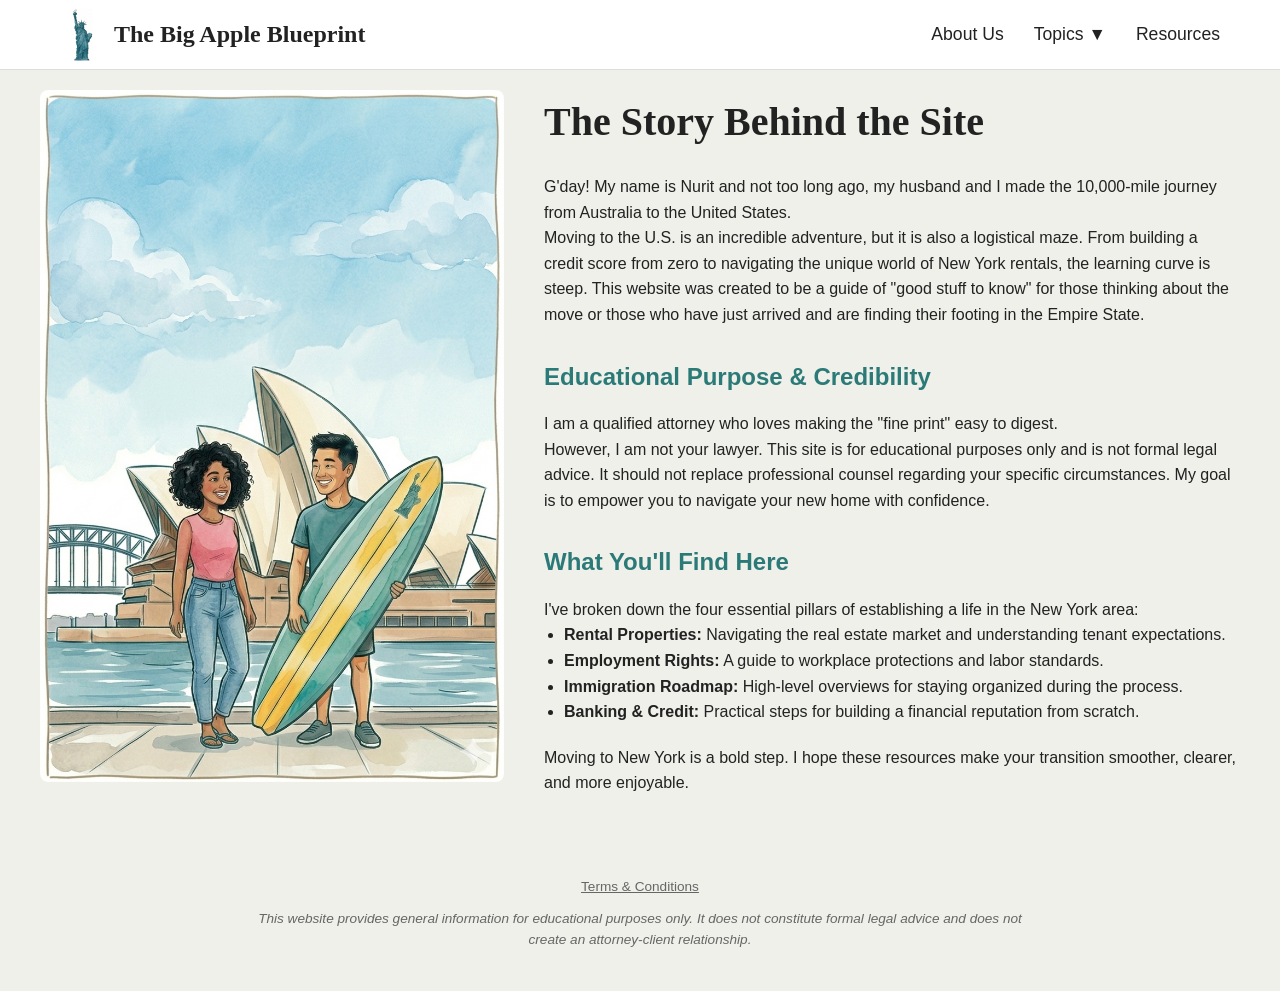
<file: about.html>
<!DOCTYPE html>
<html lang="en">
<head>
    <meta charset="UTF-8">
    <meta name="viewport" content="width=device-width, initial-scale=1.0">
    <title>The Big Apple Blueprint - About Us</title>
    <link rel="stylesheet" href="css/style.css">
</head>
<body>
    <header class="site-header">
        <div class="container header-inner">
            <a href="index.html" class="logo">
                <img src="img/Home Page/icon.png" alt="Logo" class="logo-img">
                The Big Apple Blueprint
            </a>
            <button class="menu-toggle" aria-label="Toggle Menu">
                <span></span>
                <span></span>
                <span></span>
            </button>
            <nav class="main-nav">
                <ul class="nav-links">
                    <li><a href="about.html">About Us</a></li>
                    <li class="dropdown">
                        <a href="#" class="dropdown-toggle" aria-haspopup="true">Topics <span class="arrow">▼</span></a>
                        <ul class="dropdown-menu">
                            <li class="dropdown-submenu">
                                <a href="property.html">Property <span class="arrow">▶</span></a>
                                <ul class="dropdown-menu">
                                    <li><a href="property-step1.html">Step 1: Budget & Prep</a></li>
                                    <li><a href="property-step2.html">Step 2: Broker Fees</a></li>
                                    <li><a href="property-step3.html">Step 3: The Search</a></li>
                                    <li><a href="property-step4.html">Step 4: The Application</a></li>
                                    <li><a href="property-step5.html">Step 5: The Lease</a></li>
                                    <li><a href="property-step6.html">Step 6: Move In</a></li>
                                </ul>
                            </li>
                            <li><a href="banking.html">Banking</a></li>
                            <li><a href="employment.html">Work</a></li>
                            <li><a href="immigration.html">Immigration</a></li>
                        </ul>
                    </li>
                    <li><a href="resources.html">Resources</a></li>
                </ul>
            </nav>
        </div>
    </header>

    <main class="main-content container about-page">
        <div class="about-grid">
            <div class="about-image">
                <img src="img/About us/about-us.png" alt="Couple by Sydney Opera House" class="responsive-rounded-img">
            </div>
            <div class="about-text">
                <h1>The Story Behind the Site</h1>
                <p>G'day! My name is Nurit and not too long ago, my husband and I made the 10,000-mile journey from Australia to the United States.</p>
                <p>Moving to the U.S. is an incredible adventure, but it is also a logistical maze. From building a credit score from zero to navigating the unique world of New York rentals, the learning curve is steep. This website was created to be a guide of "good stuff to know" for those thinking about the move or those who have just arrived and are finding their footing in the Empire State.</p>
                
                <h2>Educational Purpose & Credibility</h2>
                <p>I am a qualified attorney who loves making the "fine print" easy to digest.</p>
                <p>However, I am not your lawyer. This site is for educational purposes only and is not formal legal advice. It should not replace professional counsel regarding your specific circumstances. My goal is to empower you to navigate your new home with confidence.</p>
                
                <h2>What You'll Find Here</h2>
                <p>I've broken down the four essential pillars of establishing a life in the New York area:</p>
                <ul>
                    <li><strong>Rental Properties:</strong> Navigating the real estate market and understanding tenant expectations.</li>
                    <li><strong>Employment Rights:</strong> A guide to workplace protections and labor standards.</li>
                    <li><strong>Immigration Roadmap:</strong> High-level overviews for staying organized during the process.</li>
                    <li><strong>Banking & Credit:</strong> Practical steps for building a financial reputation from scratch.</li>
                </ul>
                <p>Moving to New York is a bold step. I hope these resources make your transition smoother, clearer, and more enjoyable.</p>
            </div>
        </div>
    </main>

    <footer class="site-footer">
        <div class="container">
            <p><a href="#">Terms & Conditions</a></p>
            <p class="disclaimer">This website provides general information for educational purposes only. It does not constitute formal legal advice and does not create an attorney-client relationship.</p>
        </div>
    </footer>

    <script src="js/main.js"></script>
</body>
</html>
</file>
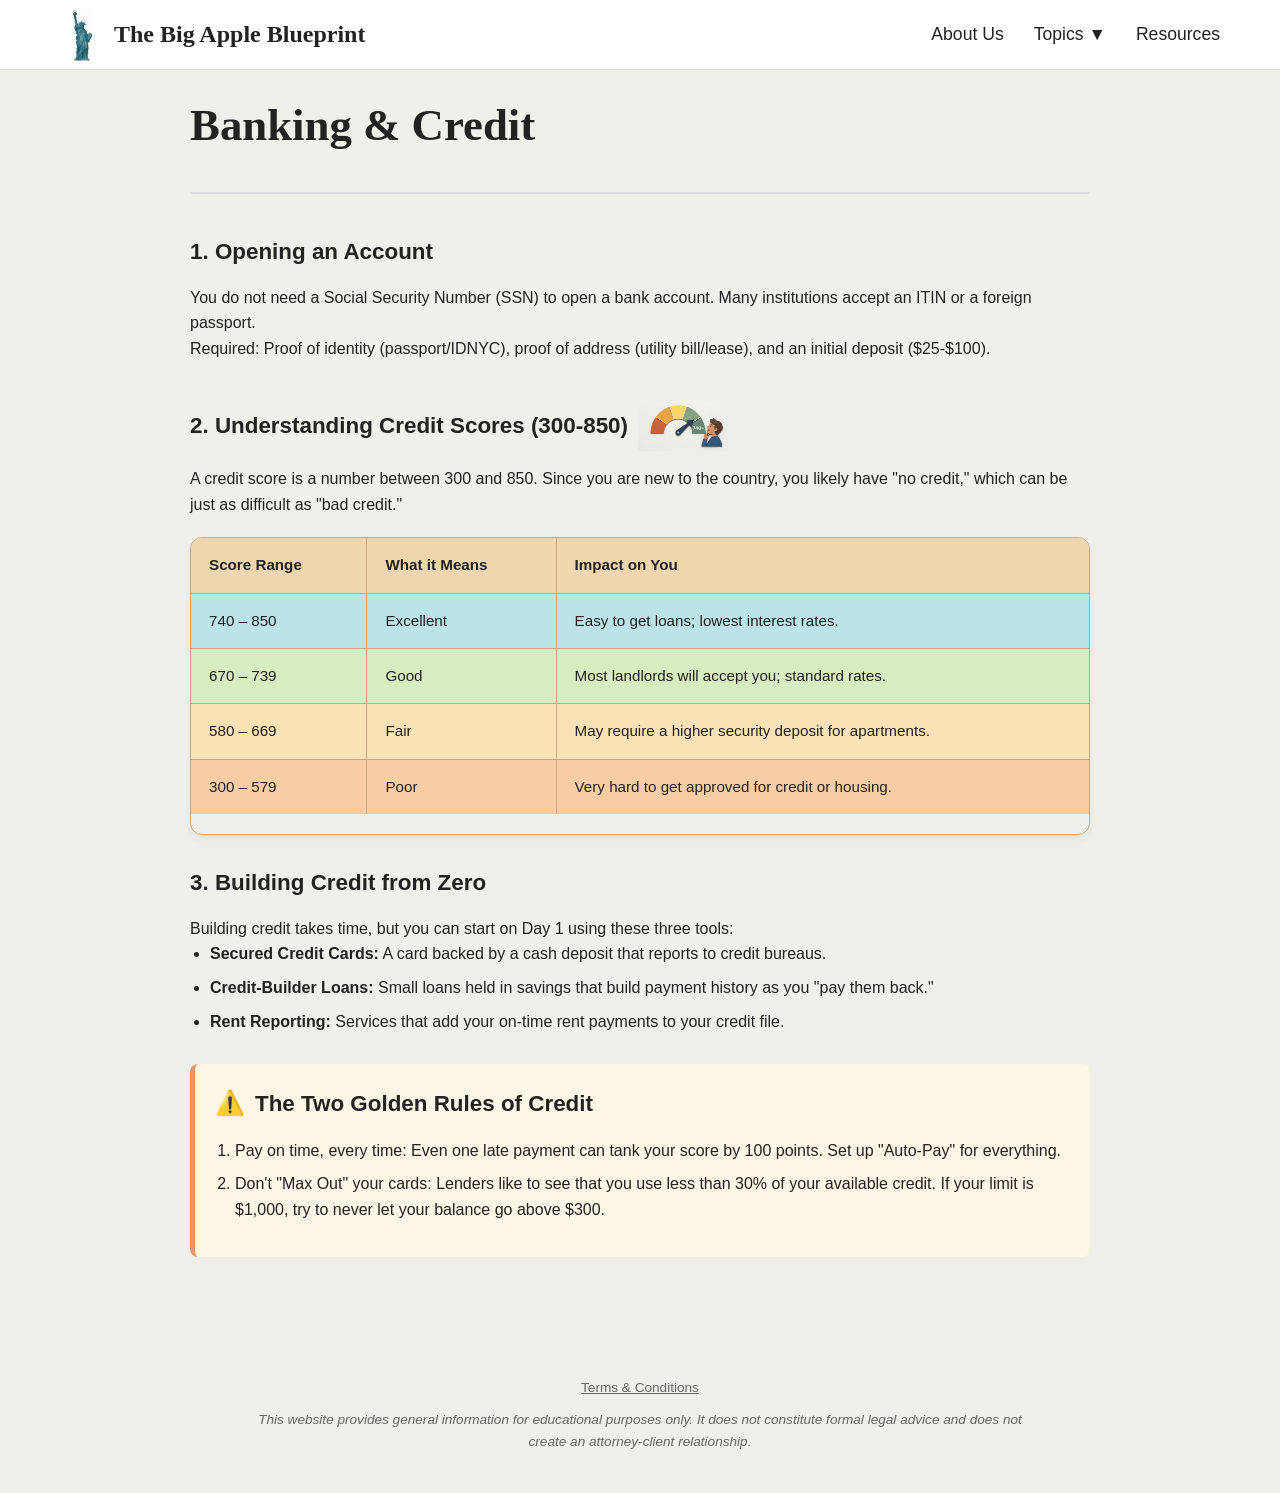
<file: banking.html>
<!DOCTYPE html>
<html lang="en">

<head>
    <meta charset="UTF-8">
    <meta name="viewport" content="width=device-width, initial-scale=1.0">
    <title>The Big Apple Blueprint - Banking & Credit</title>
    <link rel="stylesheet" href="css/style.css">
</head>

<body>
    <header class="site-header">
        <div class="container header-inner">
            <a href="index.html" class="logo">
                <img src="img/Home Page/icon.png" alt="Logo" class="logo-img">
                The Big Apple Blueprint
            </a>
            <button class="menu-toggle" aria-label="Toggle Menu">
                <span></span>
                <span></span>
                <span></span>
            </button>
            <nav class="main-nav">
                <ul class="nav-links">
                    <li><a href="about.html">About Us</a></li>
                    <li class="dropdown">
                        <a href="#" class="dropdown-toggle" aria-haspopup="true">Topics <span class="arrow">▼</span></a>
                        <ul class="dropdown-menu">
                            <li class="dropdown-submenu">
                                <a href="property.html">Property <span class="arrow">▶</span></a>
                                <ul class="dropdown-menu">
                                    <li><a href="property-step1.html">Step 1: Budget & Prep</a></li>
                                    <li><a href="property-step2.html">Step 2: Broker Fees</a></li>
                                    <li><a href="property-step3.html">Step 3: The Search</a></li>
                                    <li><a href="property-step4.html">Step 4: The Application</a></li>
                                    <li><a href="property-step5.html">Step 5: The Lease</a></li>
                                    <li><a href="property-step6.html">Step 6: Move In</a></li>
                                </ul>
                            </li>
                            <li><a href="banking.html">Banking</a></li>
                            <li><a href="employment.html">Work</a></li>
                            <li><a href="immigration.html">Immigration</a></li>
                        </ul>
                    </li>
                    <li><a href="resources.html">Resources</a></li>
                </ul>
            </nav>
        </div>
    </header>

    <main class="main-content container standard-page">
        <div class="page-header">
            <h1>Banking & Credit</h1>
        </div>

        <section class="content-section">
            <h2>1. Opening an Account</h2>
            <p>You do not need a Social Security Number (SSN) to open a bank account. Many institutions accept an ITIN
                or a foreign passport.</p>
            <p>Required: Proof of identity (passport/IDNYC), proof of address (utility bill/lease), and an initial
                deposit ($25-$100).</p>
        </section>

        <section class="content-section mb-30">
            <h2 class="align-center" style="display: flex; gap: 10px;">
                2. Understanding Credit Scores (300-850)
                <img src="img/Banking/credit-score.png" alt="Credit Meter"
                    style="height: 50px; width: auto; object-fit: contain;">
            </h2>
            <p>A credit score is a number between 300 and 850. Since you are new to the country, you likely have
                "no credit," which can be just as difficult as "bad credit."</p>

            <div class="credit-table-wrapper w-100 mt-20">
                <table class="credit-table">
                    <thead>
                        <tr>
                            <th>Score Range</th>
                            <th>What it Means</th>
                            <th>Impact on You</th>
                        </tr>
                    </thead>
                    <tbody>
                        <tr class="row-excellent">
                            <td>740 – 850</td>
                            <td>Excellent</td>
                            <td>Easy to get loans; lowest interest rates.</td>
                        </tr>
                        <tr class="row-good">
                            <td>670 – 739</td>
                            <td>Good</td>
                            <td>Most landlords will accept you; standard rates.</td>
                        </tr>
                        <tr class="row-fair">
                            <td>580 – 669</td>
                            <td>Fair</td>
                            <td>May require a higher security deposit for apartments.</td>
                        </tr>
                        <tr class="row-poor">
                            <td>300 – 579</td>
                            <td>Poor</td>
                            <td>Very hard to get approved for credit or housing.</td>
                        </tr>
                    </tbody>
                </table>
            </div>
        </section>

        <section class="content-section mb-30">
            <h2>3. Building Credit from Zero</h2>
            <p>Building credit takes time, but you can start on Day 1 using these three tools:</p>
            <ul>
                <li><strong>Secured Credit Cards:</strong> A card backed by a cash deposit that reports to
                    credit bureaus.</li>
                <li><strong>Credit-Builder Loans:</strong> Small loans held in savings that build payment
                    history as you "pay them back."</li>
                <li><strong>Rent Reporting:</strong> Services that add your on-time rent payments to your credit
                    file.</li>
            </ul>
        </section>

        <section class="content-section highlight-box">
            <h2><span class="warning-icon">⚠️</span> The Two Golden Rules of Credit</h2>
            <ol>
                <li>Pay on time, every time: Even one late payment can tank your score by 100 points. Set up "Auto-Pay"
                    for everything.</li>
                <li>Don't "Max Out" your cards: Lenders like to see that you use less than 30% of your available credit.
                    If your limit is $1,000, try to never let your balance go above $300.</li>
            </ol>
        </section>
    </main>

    <footer class="site-footer">
        <div class="container">
            <p><a href="#">Terms & Conditions</a></p>
            <p class="disclaimer">This website provides general information for educational purposes only. It does not
                constitute formal legal advice and does not create an attorney-client relationship.</p>
        </div>
    </footer>

    <script src="js/main.js"></script>
</body>

</html>
</file>
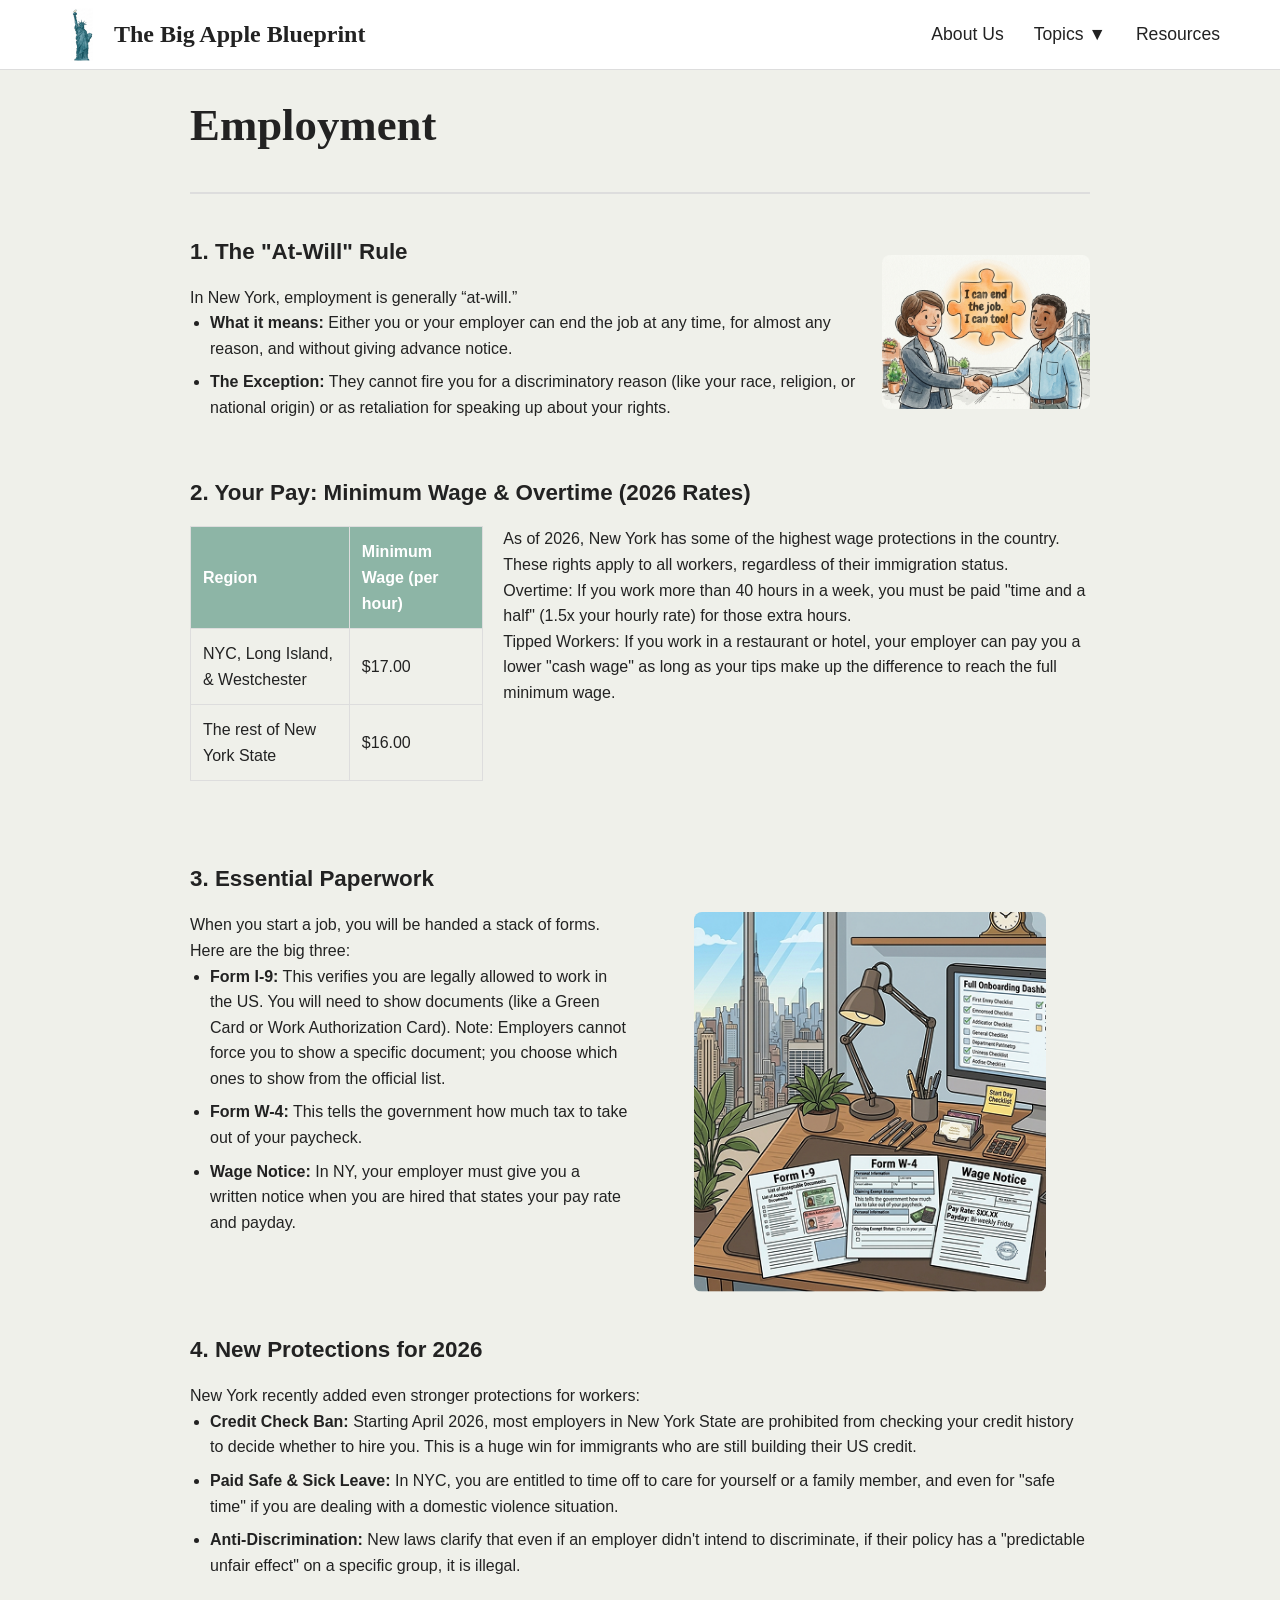
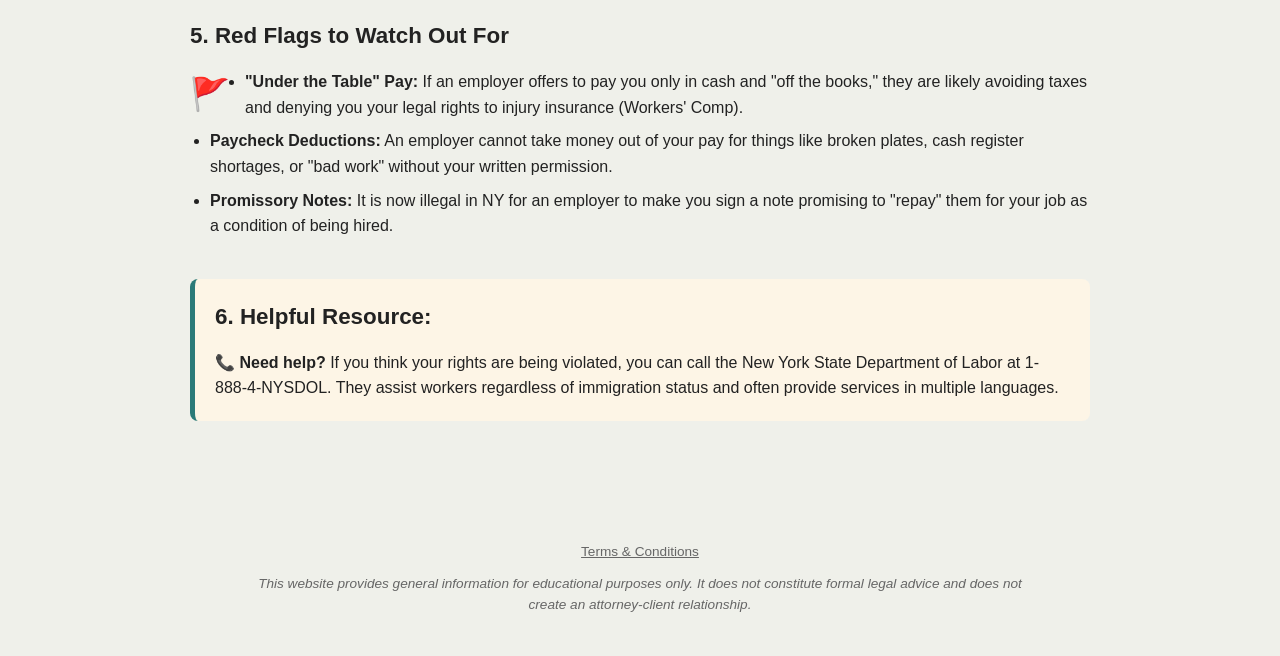
<file: employment.html>
<!DOCTYPE html>
<html lang="en">

<head>
    <meta charset="UTF-8">
    <meta name="viewport" content="width=device-width, initial-scale=1.0">
    <title>The Big Apple Blueprint - Employment</title>
    <link rel="stylesheet" href="css/style.css">
</head>

<body>
    <header class="site-header">
        <div class="container header-inner">
            <a href="index.html" class="logo">
                <img src="img/Home Page/icon.png" alt="Logo" class="logo-img">
                The Big Apple Blueprint
            </a>
            <button class="menu-toggle" aria-label="Toggle Menu">
                <span></span>
                <span></span>
                <span></span>
            </button>
            <nav class="main-nav">
                <ul class="nav-links">
                    <li><a href="about.html">About Us</a></li>
                    <li class="dropdown">
                        <a href="#" class="dropdown-toggle" aria-haspopup="true">Topics <span class="arrow">▼</span></a>
                        <ul class="dropdown-menu">
                            <li class="dropdown-submenu">
                                <a href="property.html">Property <span class="arrow">▶</span></a>
                                <ul class="dropdown-menu">
                                    <li><a href="property-step1.html">Step 1: Budget & Prep</a></li>
                                    <li><a href="property-step2.html">Step 2: Broker Fees</a></li>
                                    <li><a href="property-step3.html">Step 3: The Search</a></li>
                                    <li><a href="property-step4.html">Step 4: The Application</a></li>
                                    <li><a href="property-step5.html">Step 5: The Lease</a></li>
                                    <li><a href="property-step6.html">Step 6: Move In</a></li>
                                </ul>
                            </li>
                            <li><a href="banking.html">Banking</a></li>
                            <li><a href="employment.html">Work</a></li>
                            <li><a href="immigration.html">Immigration</a></li>
                        </ul>
                    </li>
                    <li><a href="resources.html">Resources</a></li>
                </ul>
            </nav>
        </div>
    </header>

    <main class="main-content container standard-page">
        <div class="page-header">
            <h1>Employment</h1>
        </div>

        <section class="content-section">
            <h2>1. The "At-Will" Rule</h2>
            <div class="content-with-image">
                <div class="text">
                    <p>In New York, employment is generally “at-will.”</p>
                    <ul>
                        <li><strong>What it means:</strong> Either you or your employer can end the job at any time, for
                            almost any reason, and without giving advance notice.</li>
                        <li><strong>The Exception:</strong> They cannot fire you for a discriminatory reason (like your
                            race, religion, or national origin) or as retaliation for speaking up about your rights.
                        </li>
                    </ul>
                </div>
                <div class="image">
                    <img src="img/Employment/handshake.png" alt="Handshake with a briefcase"
                        class="responsive-rounded-img max-w-350 pull-up-30">
                </div>
            </div>
        </section>

        <section class="content-section">
            <h2>2. Your Pay: Minimum Wage & Overtime (2026 Rates)</h2>
            <div class="content-with-image">
                <div class="text flex-1">
                    <div class="table-responsive">
                        <table>
                            <thead>
                                <tr>
                                    <th>Region</th>
                                    <th>Minimum Wage (per hour)</th>
                                </tr>
                            </thead>
                            <tbody>
                                <tr>
                                    <td>NYC, Long Island, & Westchester</td>
                                    <td>$17.00</td>
                                </tr>
                                <tr>
                                    <td>The rest of New York State</td>
                                    <td>$16.00</td>
                                </tr>
                            </tbody>
                        </table>
                    </div>
                </div>
                <div class="text flex-2">
                    <p>As of 2026, New York has some of the highest wage protections in the country. These rights apply
                        to all workers, regardless of their immigration status.</p>
                    <p>Overtime: If you work more than 40 hours in a week, you must be paid "time and a half" (1.5x your
                        hourly rate) for those extra hours.</p>
                    <p>Tipped Workers: If you work in a restaurant or hotel, your employer can pay you a lower "cash
                        wage" as long as your tips make up the difference to reach the full minimum wage.</p>
                </div>
            </div>
        </section>

        <section class="content-section">
            <h2>3. Essential Paperwork</h2>
            <div class="content-with-image">
                <div class="text flex-1">
                    <p>When you start a job, you will be handed a stack of forms. Here are the big three:</p>
                    <ul>
                        <li><strong>Form I-9:</strong> This verifies you are legally allowed to work in the US. You will
                            need to show documents (like a Green Card or Work Authorization Card). Note: Employers
                            cannot force you to show a specific document; you choose which ones to show from the
                            official list.</li>
                        <li><strong>Form W-4:</strong> This tells the government how much tax to take out of your
                            paycheck.</li>
                        <li><strong>Wage Notice:</strong> In NY, your employer must give you a written notice when you
                            are hired that states your pay rate and payday.</li>
                    </ul>
                </div>
                <div class="image flex-1 desk-image-container">
                    <img src="img/Employment/employment-form.png" alt="irs forms on a desk"
                        class="desk-img">
                </div>
            </div>
        </section>

        <section class="content-section">
            <h2>4. New Protections for 2026</h2>
            <p>New York recently added even stronger protections for workers:</p>
            <ul>
                <li><strong>Credit Check Ban:</strong> Starting April 2026, most employers in New York State are
                    prohibited from checking your credit history to decide whether to hire you. This is a huge win for
                    immigrants who are still building their US credit.</li>
                <li><strong>Paid Safe & Sick Leave:</strong> In NYC, you are entitled to time off to care for yourself
                    or a family member, and even for "safe time" if you are dealing with a domestic violence situation.
                </li>
                <li><strong>Anti-Discrimination:</strong> New laws clarify that even if an employer didn't intend to
                    discriminate, if their policy has a "predictable unfair effect" on a specific group, it is illegal.
                </li>
            </ul>
        </section>

        <section class="content-section">
            <h2>5. Red Flags to Watch Out For</h2>
            <div>
                <span class="red-flag-icon">🚩</span>
                <ul>
                    <li><strong>"Under the Table" Pay:</strong> If an employer offers to pay you only in cash and "off
                        the books," they are likely avoiding taxes and denying you your legal rights to injury insurance
                        (Workers' Comp).</li>
                    <li><strong>Paycheck Deductions:</strong> An employer cannot take money out of your pay for things
                        like broken plates, cash register shortages, or "bad work" without your written permission.</li>
                    <li><strong>Promissory Notes:</strong> It is now illegal in NY for an employer to make you sign a
                        note promising to "repay" them for your job as a condition of being hired.</li>
                </ul>
            </div>
        </section>

        <section class="content-section highlight-box border-primary">
            <h2>6. Helpful Resource:</h2>
            <p><strong>📞 Need help?</strong> If you think your rights are being violated, you can call the New York
                State Department of Labor at 1-888-4-NYSDOL. They assist workers regardless of immigration status and
                often provide services in multiple languages.</p>
        </section>
    </main>

    <footer class="site-footer">
        <div class="container">
            <p><a href="#">Terms & Conditions</a></p>
            <p class="disclaimer">This website provides general information for educational purposes only. It does not
                constitute formal legal advice and does not create an attorney-client relationship.</p>
        </div>
    </footer>

    <script src="js/main.js"></script>
</body>

</html>
</file>
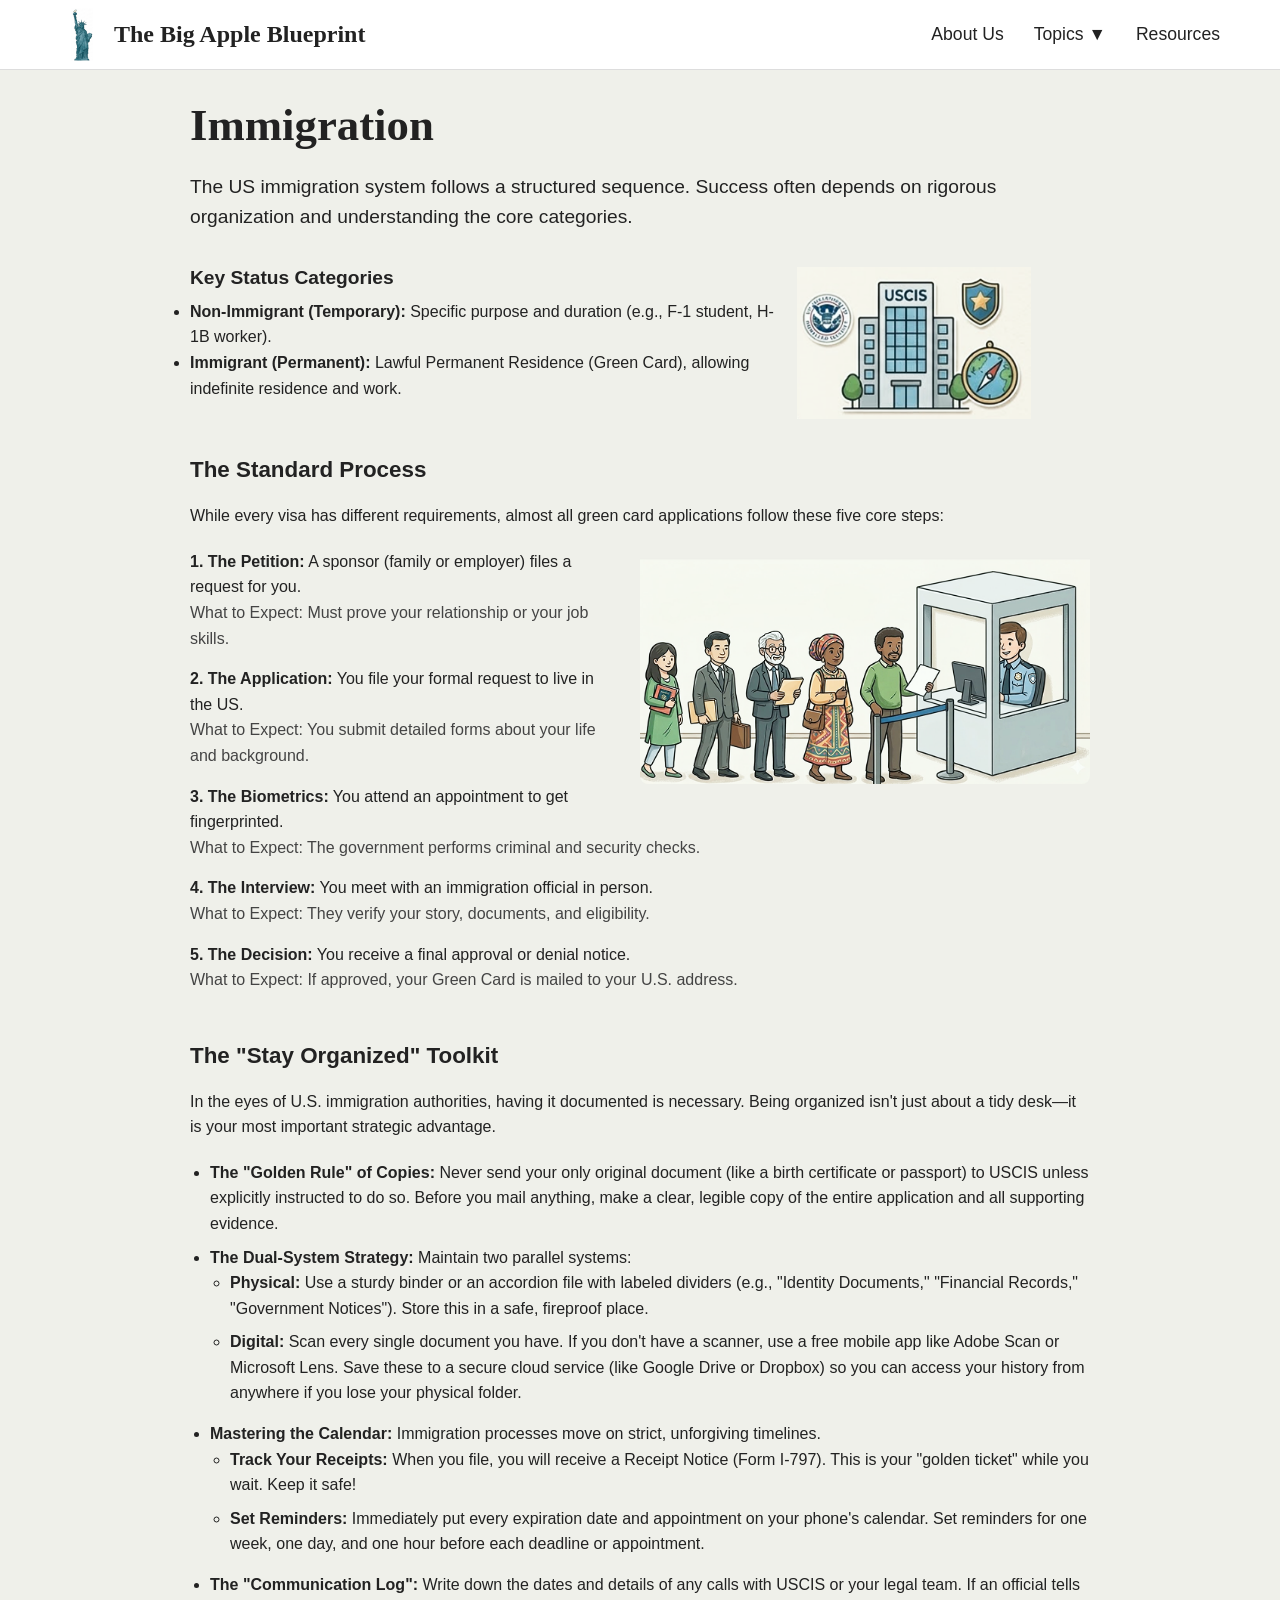
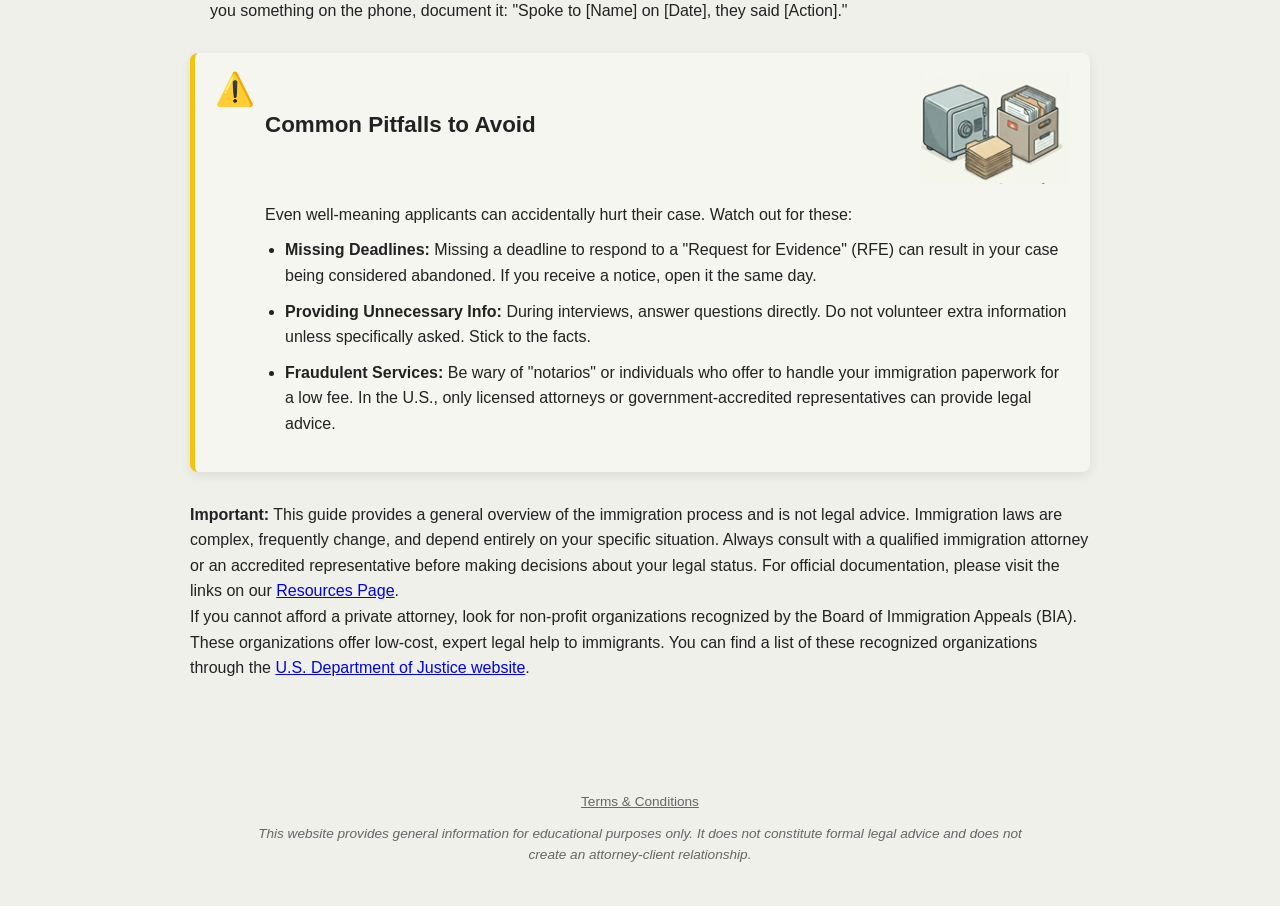
<file: immigration.html>
<!DOCTYPE html>
<html lang="en">

<head>
    <meta charset="UTF-8">
    <meta name="viewport" content="width=device-width, initial-scale=1.0">
    <title>The Big Apple Blueprint - Immigration</title>
    <link rel="stylesheet" href="css/style.css">
</head>

<body>
    <header class="site-header">
        <div class="container header-inner">
            <a href="index.html" class="logo">
                <img src="img/Home Page/icon.png" alt="Logo" class="logo-img">
                The Big Apple Blueprint
            </a>
            <button class="menu-toggle" aria-label="Toggle Menu">
                <span></span>
                <span></span>
                <span></span>
            </button>
            <nav class="main-nav">
                <ul class="nav-links">
                    <li><a href="about.html">About Us</a></li>
                    <li class="dropdown">
                        <a href="#" class="dropdown-toggle" aria-haspopup="true">Topics <span class="arrow">▼</span></a>
                        <ul class="dropdown-menu">
                            <li class="dropdown-submenu">
                                <a href="property.html">Property <span class="arrow">▶</span></a>
                                <ul class="dropdown-menu">
                                    <li><a href="property-step1.html">Step 1: Budget & Prep</a></li>
                                    <li><a href="property-step2.html">Step 2: Broker Fees</a></li>
                                    <li><a href="property-step3.html">Step 3: The Search</a></li>
                                    <li><a href="property-step4.html">Step 4: The Application</a></li>
                                    <li><a href="property-step5.html">Step 5: The Lease</a></li>
                                    <li><a href="property-step6.html">Step 6: Move In</a></li>
                                </ul>
                            </li>
                            <li><a href="banking.html">Banking</a></li>
                            <li><a href="employment.html">Work</a></li>
                            <li><a href="immigration.html">Immigration</a></li>
                        </ul>
                    </li>
                    <li><a href="resources.html">Resources</a></li>
                </ul>
            </nav>
        </div>
    </header>

    <main class="main-content container standard-page">
        <div class="page-header no-border compact">
            <h1>Immigration</h1>
        </div>

        <div class="mb-30">
            <p class="text-lg">The US immigration system follows a structured sequence. Success often depends on
                rigorous organization and understanding the core categories.</p>
        </div>

        <div class="content-with-image mb-30 align-stretch">
            <div class="text flex-2">
                <h2 class="section-subheading">Key Status Categories</h2>
                <ul class="mb-20">
                    <li><strong>Non-Immigrant (Temporary):</strong> Specific purpose and duration (e.g., F-1 student,
                        H-1B worker).</li>
                    <li><strong>Immigrant (Permanent):</strong> Lawful Permanent Residence (Green Card), allowing
                        indefinite residence and work.</li>
                </ul>
            </div>
            <div class="image flex-1">
                <img src="img/immi/immi-building.png" alt="USCIS building" class="immi-building-img">
            </div>
        </div>

        <section class="content-section mb-30">
            <h2>The Standard Process</h2>
            <p>While every visa has different requirements, almost all green card applications follow these five core
                steps:</p>

            <div class="mt-20 overflow-hidden">
                <img src="img/immi/immi-line.png" alt="People in line at immigration" class="immi-line-img">
                <div class="mb-15">
                    <strong>1. The Petition:</strong> A sponsor (family or employer) files a request for you.<br>
                    <span class="text-muted">What to Expect: Must prove your relationship or your job skills.</span>
                </div>
                <div class="mb-15">
                    <strong>2. The Application:</strong> You file your formal request to live in the US.<br>
                    <span class="text-muted">What to Expect: You submit detailed forms about your life and
                        background.</span>
                </div>
                <div class="mb-15">
                    <strong>3. The Biometrics:</strong> You attend an appointment to get fingerprinted.<br>
                    <span class="text-muted">What to Expect: The government performs criminal and security
                        checks.</span>
                </div>
                <div class="mb-15">
                    <strong>4. The Interview:</strong> You meet with an immigration official in person.<br>
                    <span class="text-muted">What to Expect: They verify your story, documents, and eligibility.</span>
                </div>
                <div class="mb-15">
                    <strong>5. The Decision:</strong> You receive a final approval or denial notice.<br>
                    <span class="text-muted">What to Expect: If approved, your Green Card is mailed to your U.S.
                        address.</span>
                </div>
            </div>
        </section>

        <section class="content-section mb-30">
            <h2>The "Stay Organized" Toolkit</h2>
            <p>In the eyes of U.S. immigration authorities, having it documented is necessary. Being organized isn't
                just about a tidy desk—it is your most important strategic advantage.</p>

            <ul class="mt-20">
                <li><strong>The "Golden Rule" of Copies:</strong> Never send your only original document (like a birth
                    certificate or passport) to USCIS unless explicitly instructed to do so. Before you mail anything,
                    make a clear, legible copy of the entire application and all supporting evidence.</li>
                <li class="mt-15"><strong>The Dual-System Strategy:</strong> Maintain two parallel systems:
                    <ul>
                        <li><strong>Physical:</strong> Use a sturdy binder or an accordion file with labeled dividers
                            (e.g., "Identity Documents," "Financial Records," "Government Notices"). Store this in a
                            safe, fireproof place.</li>
                        <li><strong>Digital:</strong> Scan every single document you have. If you don't have a scanner,
                            use a free mobile app like Adobe Scan or Microsoft Lens. Save these to a secure cloud
                            service (like Google Drive or Dropbox) so you can access your history from anywhere if you
                            lose your physical folder.</li>
                    </ul>
                </li>
                <li class="mt-15"><strong>Mastering the Calendar:</strong> Immigration processes move on strict,
                    unforgiving timelines.
                    <ul>
                        <li><strong>Track Your Receipts:</strong> When you file, you will receive a Receipt Notice (Form
                            I-797). This is your "golden ticket" while you wait. Keep it safe!</li>
                        <li><strong>Set Reminders:</strong> Immediately put every expiration date and appointment on
                            your phone's calendar. Set reminders for one week, one day, and one hour before each
                            deadline or appointment.</li>
                    </ul>
                </li>
                <li class="mt-15"><strong>The "Communication Log":</strong> Write down the dates and details of any
                    calls with USCIS or your legal team. If an official tells you something on the phone, document it:
                    "Spoke to [Name] on [Date], they said [Action]."</li>
            </ul>
        </section>

        <section class="content-section highlight-box warning pitfall-box mt-20 mb-30">
            <div class="warning-icon large">⚠️</div>
            <div class="w-100">
                <div class="content-with-image align-center mb-10">
                    <h2 class="m-0 border-none p-0 flex-1">Common Pitfalls to Avoid</h2>
                    <div class="image flex-1 text-right">
                        <img src="img/immi/immi-file.png" alt="Files and Safe" class="immi-file-img">
                    </div>
                </div>

                <p>Even well-meaning applicants can accidentally hurt their case. Watch out for these:</p>
                <ul>
                    <li class="mt-10"><strong>Missing Deadlines:</strong> Missing a deadline to respond to a "Request
                        for Evidence" (RFE) can result in your case being considered abandoned. If you receive a notice,
                        open it the same day.</li>
                    <li class="mt-10"><strong>Providing Unnecessary Info:</strong> During interviews, answer questions
                        directly. Do not volunteer extra information unless specifically asked. Stick to the facts.</li>
                    <li class="mt-10"><strong>Fraudulent Services:</strong> Be wary of "notarios" or individuals who
                        offer to handle your immigration paperwork for a low fee. In the U.S., only licensed attorneys
                        or government-accredited representatives can provide legal advice.</li>
                </ul>
            </div>
        </section>

        <section class="content-section mb-30">
            <p><strong>Important:</strong> This guide provides a general overview of the immigration process and is not
                legal advice. Immigration laws are complex, frequently change, and depend entirely on your specific
                situation. Always consult with a qualified immigration attorney or an accredited representative before
                making decisions about your legal status. For official documentation, please visit the links on our <a
                    href="resources.html">Resources Page</a>.</p>
            <p class="mt-15">If you cannot afford a private attorney, look for non-profit organizations recognized by
                the Board of Immigration Appeals (BIA). These organizations offer low-cost, expert legal help to
                immigrants. You can find a list of these recognized organizations through the <a href="#"
                    class="text-underline">U.S. Department of Justice website</a>.</p>
        </section>
    </main>

    <footer class="site-footer">
        <div class="container">
            <p><a href="#">Terms & Conditions</a></p>
            <p class="disclaimer">This website provides general information for educational purposes only. It does not
                constitute formal legal advice and does not create an attorney-client relationship.</p>
        </div>
    </footer>

    <script src="js/main.js"></script>
</body>

</html>
</file>
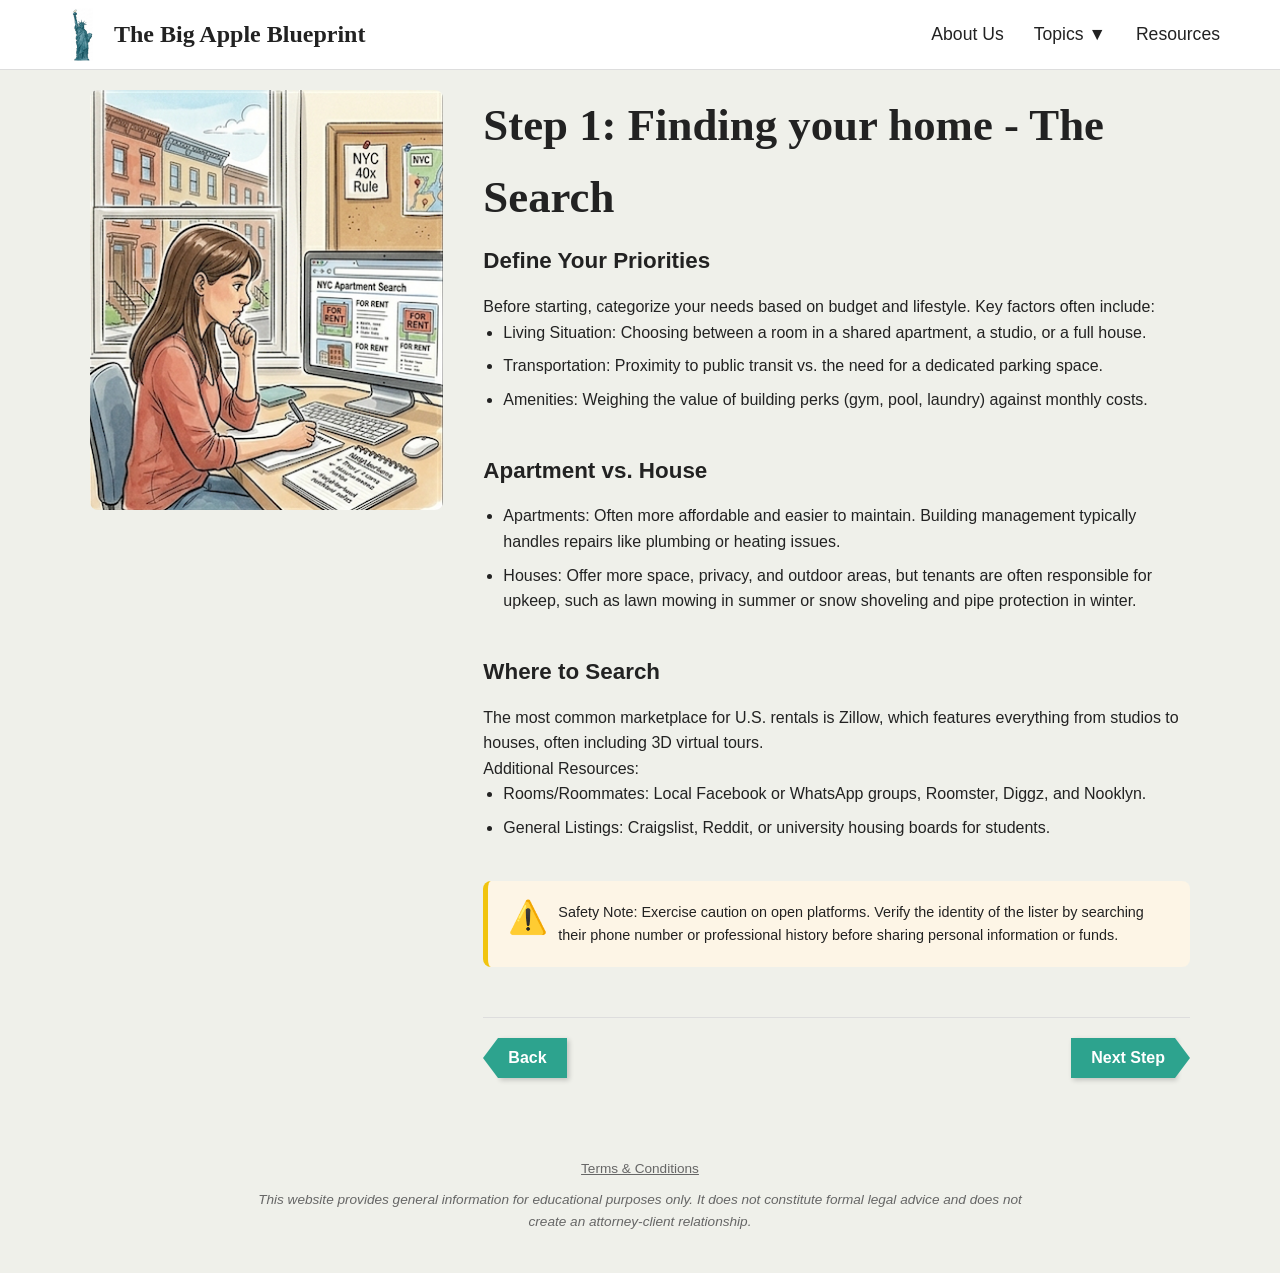
<file: property-step1.html>
<!DOCTYPE html>
<html lang="en">
<head>
    <meta charset="UTF-8">
    <meta name="viewport" content="width=device-width, initial-scale=1.0">
    <title>The Big Apple Blueprint - Step 1: The Search</title>
    <link rel="stylesheet" href="css/style.css">
    <link rel="stylesheet" href="css/property.css">
</head>
<body>
    <header class="site-header">
        <div class="container header-inner">
            <a href="index.html" class="logo">
                <img src="img/Home Page/icon.png" alt="Logo" class="logo-img">
                The Big Apple Blueprint
            </a>
            <button class="menu-toggle" aria-label="Toggle Menu">
                <span></span>
                <span></span>
                <span></span>
            </button>
            <nav class="main-nav">
                <ul class="nav-links">
                    <li><a href="about.html">About Us</a></li>
                    <li class="dropdown">
                        <a href="#" class="dropdown-toggle" aria-haspopup="true">Topics <span class="arrow">▼</span></a>
                        <ul class="dropdown-menu">
                            <li class="dropdown-submenu">
                                <a href="property.html">Property <span class="arrow">▶</span></a>
                                <ul class="dropdown-menu">
                                    <li><a href="property-step1.html">Step 1: Budget & Prep</a></li>
                                    <li><a href="property-step2.html">Step 2: Broker Fees</a></li>
                                    <li><a href="property-step3.html">Step 3: The Search</a></li>
                                    <li><a href="property-step4.html">Step 4: The Application</a></li>
                                    <li><a href="property-step5.html">Step 5: The Lease</a></li>
                                    <li><a href="property-step6.html">Step 6: Move In</a></li>
                                </ul>
                            </li>
                            <li><a href="banking.html">Banking</a></li>
                            <li><a href="employment.html">Work</a></li>
                            <li><a href="immigration.html">Immigration</a></li>
                        </ul>
                    </li>
                    <li><a href="resources.html">Resources</a></li>
                </ul>
            </nav>
        </div>
    </header>

    <main class="main-content container standard-page medium-width">
        <div class="subpage-layout">
            <div class="subpage-image">
                <img src="img/Property/step1.png" alt="Girl looking at computer searching for NYC apartments" class="responsive-rounded-img">
            </div>
            
            <div class="subpage-content">
                <div class="page-header no-border compact">
                    <h1>Step 1: Finding your home - The Search</h1>
                </div>

                <section class="content-section">
                    <h2>Define Your Priorities</h2>
                    <p>Before starting, categorize your needs based on budget and lifestyle. Key factors often include:</p>
                    <ul>
                        <li>Living Situation: Choosing between a room in a shared apartment, a studio, or a full house.</li>
                        <li>Transportation: Proximity to public transit vs. the need for a dedicated parking space.</li>
                        <li>Amenities: Weighing the value of building perks (gym, pool, laundry) against monthly costs.</li>
                    </ul>
                </section>

                <section class="content-section">
                    <h2>Apartment vs. House</h2>
                    <ul>
                        <li>Apartments: Often more affordable and easier to maintain. Building management typically handles repairs like plumbing or heating issues.</li>
                        <li>Houses: Offer more space, privacy, and outdoor areas, but tenants are often responsible for upkeep, such as lawn mowing in summer or snow shoveling and pipe protection in winter.</li>
                    </ul>
                </section>

                <section class="content-section">
                    <h2>Where to Search</h2>
                    <p>The most common marketplace for U.S. rentals is Zillow, which features everything from studios to houses, often including 3D virtual tours.</p>
                    <p>Additional Resources:</p>
                    <ul>
                        <li>Rooms/Roommates: Local Facebook or WhatsApp groups, Roomster, Diggz, and Nooklyn.</li>
                        <li>General Listings: Craigslist, Reddit, or university housing boards for students.</li>
                    </ul>
                </section>

                <div class="highlight-box warning">
                    <span class="warning-icon large">⚠️</span>
                    <p class="warning-text">Safety Note: Exercise caution on open platforms. Verify the identity of the lister by searching their phone number or professional history before sharing personal information or funds.</p>
                </div>

                <div class="step-navigation">
                    <a href="property.html" class="btn-chevron back">Back</a>
                    <a href="property-step2.html" class="btn-chevron next">Next Step</a>
                </div>
            </div>
        </div>
    </main>

    <footer class="site-footer">
        <div class="container">
            <p><a href="#">Terms & Conditions</a></p>
            <p class="disclaimer">This website provides general information for educational purposes only. It does not constitute formal legal advice and does not create an attorney-client relationship.</p>
        </div>
    </footer>

    <script src="js/main.js"></script>
</body>
</html>
</file>
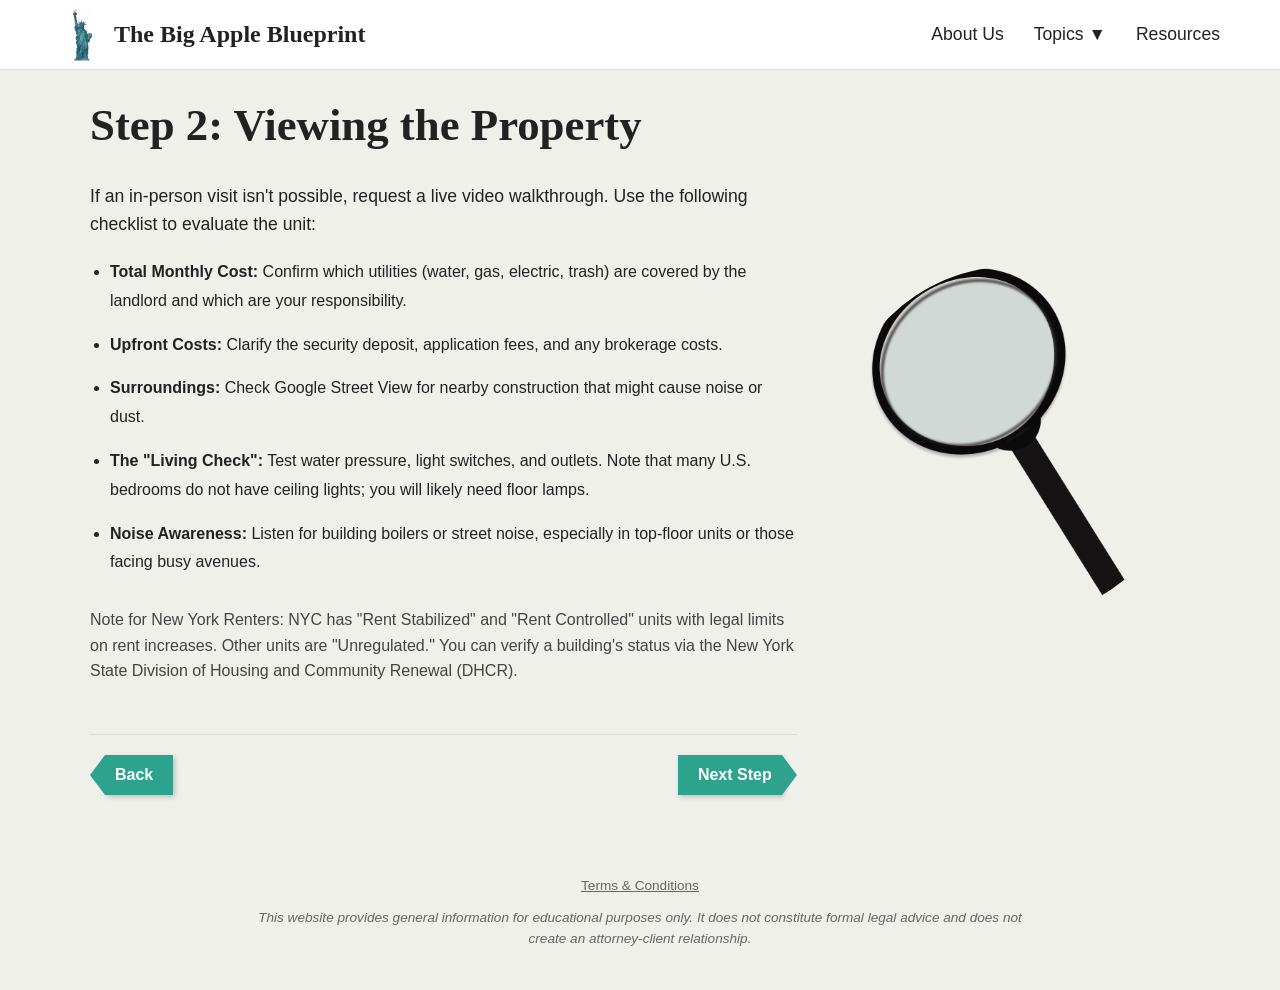
<file: property-step2.html>
<!DOCTYPE html>
<html lang="en">
<head>
    <meta charset="UTF-8">
    <meta name="viewport" content="width=device-width, initial-scale=1.0">
    <title>The Big Apple Blueprint - Step 2: Viewing</title>
    <link rel="stylesheet" href="css/style.css">
    <link rel="stylesheet" href="css/property.css">
</head>
<body>
    <header class="site-header">
        <div class="container header-inner">
            <a href="index.html" class="logo">
                <img src="img/Home Page/icon.png" alt="Logo" class="logo-img">
                The Big Apple Blueprint
            </a>
            <button class="menu-toggle" aria-label="Toggle Menu">
                <span></span>
                <span></span>
                <span></span>
            </button>
            <nav class="main-nav">
                <ul class="nav-links">
                    <li><a href="about.html">About Us</a></li>
                    <li class="dropdown">
                        <a href="#" class="dropdown-toggle" aria-haspopup="true">Topics <span class="arrow">▼</span></a>
                        <ul class="dropdown-menu">
                            <li class="dropdown-submenu">
                                <a href="property.html">Property <span class="arrow">▶</span></a>
                                <ul class="dropdown-menu">
                                    <li><a href="property-step1.html">Step 1: Budget & Prep</a></li>
                                    <li><a href="property-step2.html">Step 2: Broker Fees</a></li>
                                    <li><a href="property-step3.html">Step 3: The Search</a></li>
                                    <li><a href="property-step4.html">Step 4: The Application</a></li>
                                    <li><a href="property-step5.html">Step 5: The Lease</a></li>
                                    <li><a href="property-step6.html">Step 6: Move In</a></li>
                                </ul>
                            </li>
                            <li><a href="banking.html">Banking</a></li>
                            <li><a href="employment.html">Work</a></li>
                            <li><a href="immigration.html">Immigration</a></li>
                        </ul>
                    </li>
                    <li><a href="resources.html">Resources</a></li>
                </ul>
            </nav>
        </div>
    </header>

    <main class="main-content container standard-page medium-width">
        <div class="subpage-layout">
            <div class="subpage-content">
                <div class="page-header no-border">
                    <h1>Step 2: Viewing the Property</h1>
                </div>

                <p class="text-md mb-20">If an in-person visit isn't possible, request a live video walkthrough. Use the following checklist to evaluate the unit:</p>

                <ul class="list-spaced">
                    <li class="mb-15"><strong>Total Monthly Cost:</strong> Confirm which utilities (water, gas, electric, trash) are covered by the landlord and which are your responsibility.</li>
                    <li class="mb-15"><strong>Upfront Costs:</strong> Clarify the security deposit, application fees, and any brokerage costs.</li>
                    <li class="mb-15"><strong>Surroundings:</strong> Check Google Street View for nearby construction that might cause noise or dust.</li>
                    <li class="mb-15"><strong>The "Living Check":</strong> Test water pressure, light switches, and outlets. Note that many U.S. bedrooms do not have ceiling lights; you will likely need floor lamps.</li>
                    <li class="mb-15"><strong>Noise Awareness:</strong> Listen for building boilers or street noise, especially in top-floor units or those facing busy avenues.</li>
                </ul>

                <p class="text-muted">Note for New York Renters: NYC has "Rent Stabilized" and "Rent Controlled" units with legal limits on rent increases. Other units are "Unregulated." You can verify a building's status via the New York State Division of Housing and Community Renewal (DHCR).</p>

                <div class="step-navigation">
                    <a href="property-step1.html" class="btn-chevron back">Back</a>
                    <a href="property-step3.html" class="btn-chevron next">Next Step</a>
                </div>
            </div>

            <div class="subpage-image center-content">
                <img src="img/Property/step2.png" alt="Large Magnifying Glass" class="circular-large">
            </div>
        </div>
    </main>

    <footer class="site-footer">
        <div class="container">
            <p><a href="#">Terms & Conditions</a></p>
            <p class="disclaimer">This website provides general information for educational purposes only. It does not constitute formal legal advice and does not create an attorney-client relationship.</p>
        </div>
    </footer>

    <script src="js/main.js"></script>
</body>
</html>
</file>
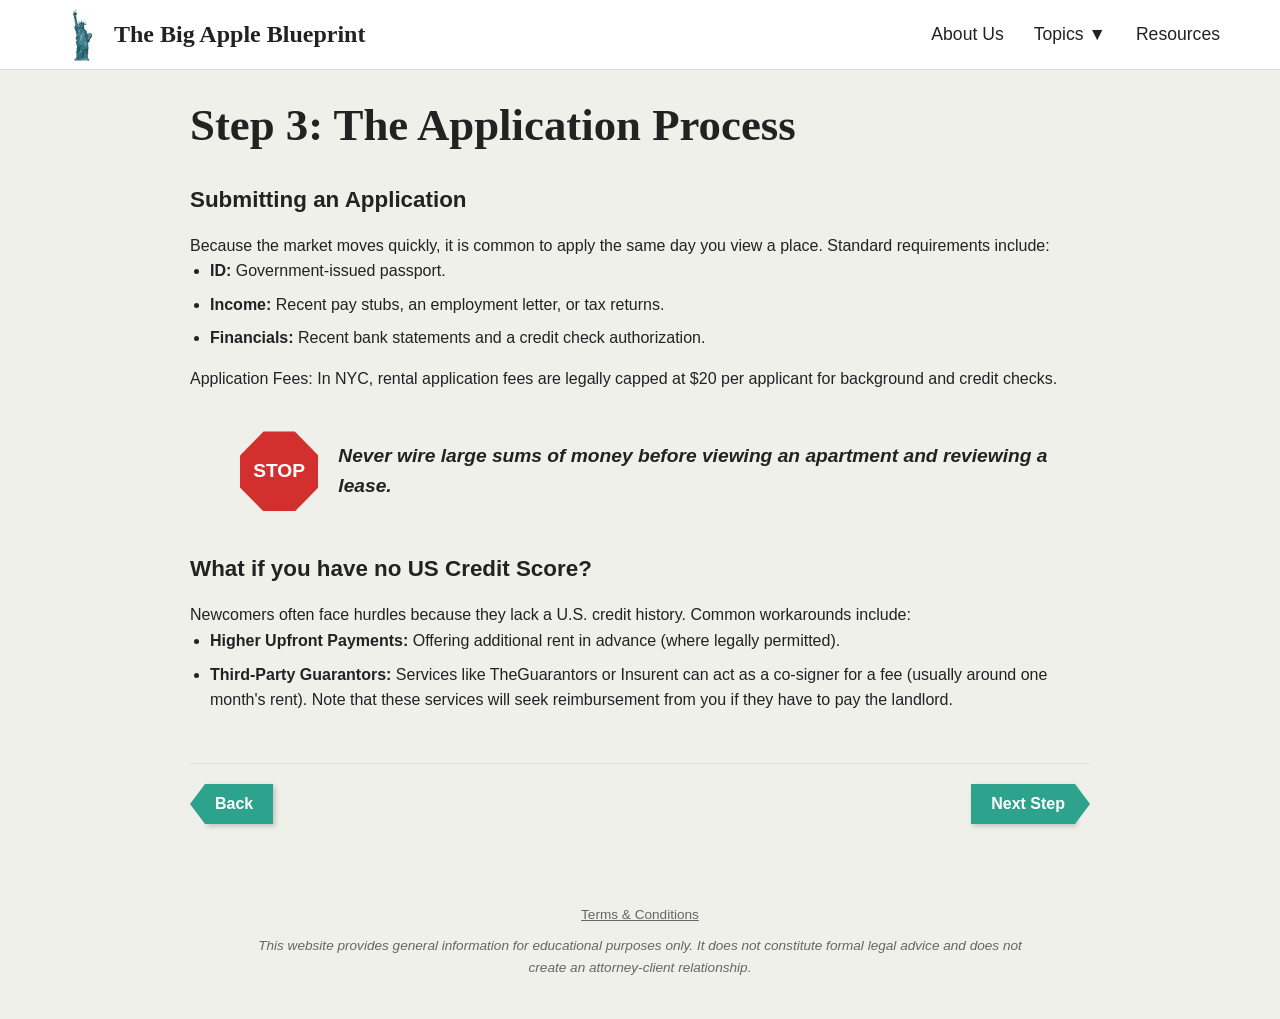
<file: property-step3.html>
<!DOCTYPE html>
<html lang="en">
<head>
    <meta charset="UTF-8">
    <meta name="viewport" content="width=device-width, initial-scale=1.0">
    <title>The Big Apple Blueprint - Step 3: Application</title>
    <link rel="stylesheet" href="css/style.css">
    <link rel="stylesheet" href="css/property.css">
</head>
<body>
    <header class="site-header">
        <div class="container header-inner">
            <a href="index.html" class="logo">
                <img src="img/Home Page/icon.png" alt="Logo" class="logo-img">
                The Big Apple Blueprint
            </a>
            <button class="menu-toggle" aria-label="Toggle Menu">
                <span></span>
                <span></span>
                <span></span>
            </button>
            <nav class="main-nav">
                <ul class="nav-links">
                    <li><a href="about.html">About Us</a></li>
                    <li class="dropdown">
                        <a href="#" class="dropdown-toggle" aria-haspopup="true">Topics <span class="arrow">▼</span></a>
                        <ul class="dropdown-menu">
                            <li class="dropdown-submenu">
                                <a href="property.html">Property <span class="arrow">▶</span></a>
                                <ul class="dropdown-menu">
                                    <li><a href="property-step1.html">Step 1: Budget & Prep</a></li>
                                    <li><a href="property-step2.html">Step 2: Broker Fees</a></li>
                                    <li><a href="property-step3.html">Step 3: The Search</a></li>
                                    <li><a href="property-step4.html">Step 4: The Application</a></li>
                                    <li><a href="property-step5.html">Step 5: The Lease</a></li>
                                    <li><a href="property-step6.html">Step 6: Move In</a></li>
                                </ul>
                            </li>
                            <li><a href="banking.html">Banking</a></li>
                            <li><a href="employment.html">Work</a></li>
                            <li><a href="immigration.html">Immigration</a></li>
                        </ul>
                    </li>
                    <li><a href="resources.html">Resources</a></li>
                </ul>
            </nav>
        </div>
    </header>

    <main class="main-content container standard-page super-narrow">
        <div class="page-header no-border">
            <h1>Step 3: The Application Process</h1>
        </div>

        <section class="content-section">
            <h2>Submitting an Application</h2>
            <p>Because the market moves quickly, it is common to apply the same day you view a place. Standard requirements include:</p>
            <ul>
                <li><strong>ID:</strong> Government-issued passport.</li>
                <li><strong>Income:</strong> Recent pay stubs, an employment letter, or tax returns.</li>
                <li><strong>Financials:</strong> Recent bank statements and a credit check authorization.</li>
            </ul>
            <p>Application Fees: In NYC, rental application fees are legally capped at $20 per applicant for background and credit checks.</p>
        </section>

        <div class="stop-warning stop-warning-container">
            <div class="stop-icon">STOP</div>
            <p>Never wire large sums of money before viewing an apartment and reviewing a lease.</p>
        </div>

        <section class="content-section">
            <h2>What if you have no US Credit Score?</h2>
            <p>Newcomers often face hurdles because they lack a U.S. credit history. Common workarounds include:</p>
            <ul>
                <li><strong>Higher Upfront Payments:</strong> Offering additional rent in advance (where legally permitted).</li>
                <li><strong>Third-Party Guarantors:</strong> Services like TheGuarantors or Insurent can act as a co-signer for a fee (usually around one month's rent). Note that these services will seek reimbursement from you if they have to pay the landlord.</li>
            </ul>
        </section>

        <div class="step-navigation">
            <a href="property-step2.html" class="btn-chevron back">Back</a>
            <a href="property-step4.html" class="btn-chevron next">Next Step</a>
        </div>
    </main>

    <footer class="site-footer">
        <div class="container">
            <p><a href="#">Terms & Conditions</a></p>
            <p class="disclaimer">This website provides general information for educational purposes only. It does not constitute formal legal advice and does not create an attorney-client relationship.</p>
        </div>
    </footer>

    <script src="js/main.js"></script>
</body>
</html>
</file>
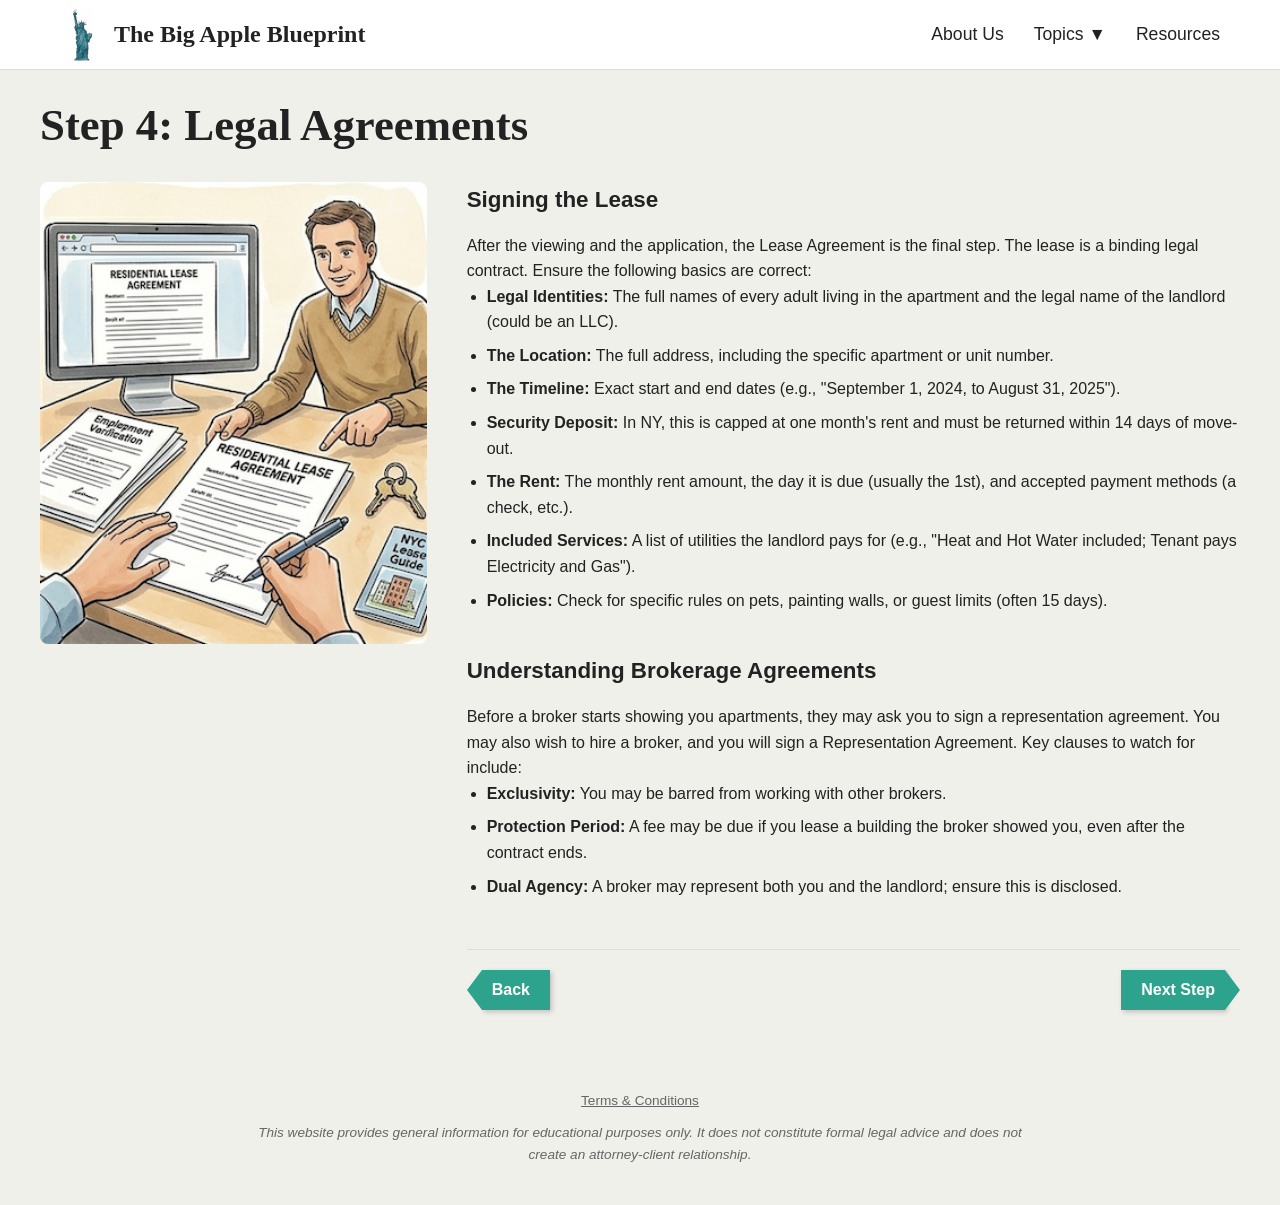
<file: property-step4.html>
<!DOCTYPE html>
<html lang="en">
<head>
    <meta charset="UTF-8">
    <meta name="viewport" content="width=device-width, initial-scale=1.0">
    <title>The Big Apple Blueprint - Step 4: Legal</title>
    <link rel="stylesheet" href="css/style.css">
    <link rel="stylesheet" href="css/property.css">
</head>
<body>
    <header class="site-header">
        <div class="container header-inner">
            <a href="index.html" class="logo">
                <img src="img/Home Page/icon.png" alt="Logo" class="logo-img">
                The Big Apple Blueprint
            </a>
            <button class="menu-toggle" aria-label="Toggle Menu">
                <span></span>
                <span></span>
                <span></span>
            </button>
            <nav class="main-nav">
                <ul class="nav-links">
                    <li><a href="about.html">About Us</a></li>
                    <li class="dropdown">
                        <a href="#" class="dropdown-toggle" aria-haspopup="true">Topics <span class="arrow">▼</span></a>
                        <ul class="dropdown-menu">
                            <li class="dropdown-submenu">
                                <a href="property.html">Property <span class="arrow">▶</span></a>
                                <ul class="dropdown-menu">
                                    <li><a href="property-step1.html">Step 1: Budget & Prep</a></li>
                                    <li><a href="property-step2.html">Step 2: Broker Fees</a></li>
                                    <li><a href="property-step3.html">Step 3: The Search</a></li>
                                    <li><a href="property-step4.html">Step 4: The Application</a></li>
                                    <li><a href="property-step5.html">Step 5: The Lease</a></li>
                                    <li><a href="property-step6.html">Step 6: Move In</a></li>
                                </ul>
                            </li>
                            <li><a href="banking.html">Banking</a></li>
                            <li><a href="employment.html">Work</a></li>
                            <li><a href="immigration.html">Immigration</a></li>
                        </ul>
                    </li>
                    <li><a href="resources.html">Resources</a></li>
                </ul>
            </nav>
        </div>
    </header>

    <main class="main-content container standard-page max-w-1200">
        <div class="page-header no-border">
            <h1>Step 4: Legal Agreements</h1>
        </div>

        <div class="subpage-layout">
            <div class="subpage-image">
                <img src="img/Property/step4.png" alt="Man signing a Residential Lease Agreement" class="responsive-rounded-img">
            </div>
            
            <div class="subpage-content">
                <section class="content-section">
                    <h2>Signing the Lease</h2>
                    <p>After the viewing and the application, the Lease Agreement is the final step. The lease is a binding legal contract. Ensure the following basics are correct:</p>
                    <ul>
                        <li><strong>Legal Identities:</strong> The full names of every adult living in the apartment and the legal name of the landlord (could be an LLC).</li>
                        <li><strong>The Location:</strong> The full address, including the specific apartment or unit number.</li>
                        <li><strong>The Timeline:</strong> Exact start and end dates (e.g., "September 1, 2024, to August 31, 2025").</li>
                        <li><strong>Security Deposit:</strong> In NY, this is capped at one month's rent and must be returned within 14 days of move-out.</li>
                        <li><strong>The Rent:</strong> The monthly rent amount, the day it is due (usually the 1st), and accepted payment methods (a check, etc.).</li>
                        <li><strong>Included Services:</strong> A list of utilities the landlord pays for (e.g., "Heat and Hot Water included; Tenant pays Electricity and Gas").</li>
                        <li><strong>Policies:</strong> Check for specific rules on pets, painting walls, or guest limits (often 15 days).</li>
                    </ul>
                </section>

                <section class="content-section">
                    <h2>Understanding Brokerage Agreements</h2>
                    <p>Before a broker starts showing you apartments, they may ask you to sign a representation agreement. You may also wish to hire a broker, and you will sign a Representation Agreement. Key clauses to watch for include:</p>
                    <ul>
                        <li><strong>Exclusivity:</strong> You may be barred from working with other brokers.</li>
                        <li><strong>Protection Period:</strong> A fee may be due if you lease a building the broker showed you, even after the contract ends.</li>
                        <li><strong>Dual Agency:</strong> A broker may represent both you and the landlord; ensure this is disclosed.</li>
                    </ul>
                </section>

                <div class="step-navigation">
                    <a href="property-step3.html" class="btn-chevron back">Back</a>
                    <a href="property-step5.html" class="btn-chevron next">Next Step</a>
                </div>
            </div>
        </div>
    </main>

    <footer class="site-footer">
        <div class="container">
            <p><a href="#">Terms & Conditions</a></p>
            <p class="disclaimer">This website provides general information for educational purposes only. It does not constitute formal legal advice and does not create an attorney-client relationship.</p>
        </div>
    </footer>

    <script src="js/main.js"></script>
</body>
</html>
</file>
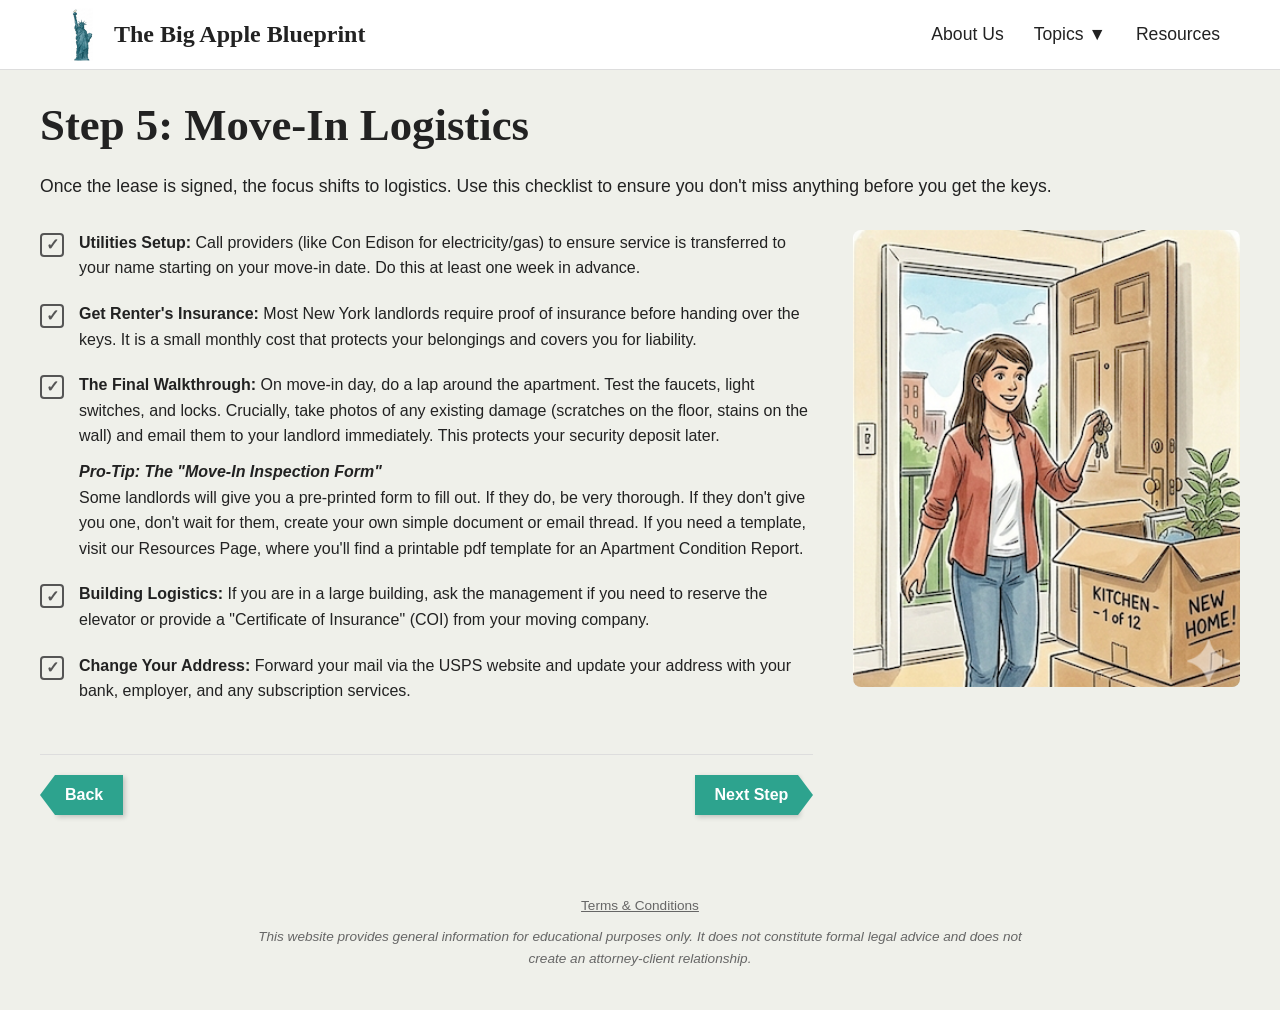
<file: property-step5.html>
<!DOCTYPE html>
<html lang="en">
<head>
    <meta charset="UTF-8">
    <meta name="viewport" content="width=device-width, initial-scale=1.0">
    <title>The Big Apple Blueprint - Step 5: Logistics</title>
    <link rel="stylesheet" href="css/style.css">
    <link rel="stylesheet" href="css/property.css">
</head>
<body>
    <header class="site-header">
        <div class="container header-inner">
            <a href="index.html" class="logo">
                <img src="img/Home Page/icon.png" alt="Logo" class="logo-img">
                The Big Apple Blueprint
            </a>
            <button class="menu-toggle" aria-label="Toggle Menu">
                <span></span>
                <span></span>
                <span></span>
            </button>
            <nav class="main-nav">
                <ul class="nav-links">
                    <li><a href="about.html">About Us</a></li>
                    <li class="dropdown">
                        <a href="#" class="dropdown-toggle" aria-haspopup="true">Topics <span class="arrow">▼</span></a>
                        <ul class="dropdown-menu">
                            <li class="dropdown-submenu">
                                <a href="property.html">Property <span class="arrow">▶</span></a>
                                <ul class="dropdown-menu">
                                    <li><a href="property-step1.html">Step 1: Budget & Prep</a></li>
                                    <li><a href="property-step2.html">Step 2: Broker Fees</a></li>
                                    <li><a href="property-step3.html">Step 3: The Search</a></li>
                                    <li><a href="property-step4.html">Step 4: The Application</a></li>
                                    <li><a href="property-step5.html">Step 5: The Lease</a></li>
                                    <li><a href="property-step6.html">Step 6: Move In</a></li>
                                </ul>
                            </li>
                            <li><a href="banking.html">Banking</a></li>
                            <li><a href="employment.html">Work</a></li>
                            <li><a href="immigration.html">Immigration</a></li>
                        </ul>
                    </li>
                    <li><a href="resources.html">Resources</a></li>
                </ul>
            </nav>
        </div>
    </header>

    <main class="main-content container standard-page max-w-1200">
        <div class="page-header no-border compact">
            <h1>Step 5: Move-In Logistics</h1>
        </div>
        
        <p class="text-md mb-30">Once the lease is signed, the focus shifts to logistics. Use this checklist to ensure you don't miss anything before you get the keys.</p>

        <div class="subpage-layout">
            <div class="subpage-content">
                
                <div class="checklist-item">
                    <div class="checklist-icon"></div>
                    <p><strong>Utilities Setup:</strong> Call providers (like Con Edison for electricity/gas) to ensure service is transferred to your name starting on your move-in date. Do this at least one week in advance.</p>
                </div>

                <div class="checklist-item">
                    <div class="checklist-icon"></div>
                    <p><strong>Get Renter's Insurance:</strong> Most New York landlords require proof of insurance before handing over the keys. It is a small monthly cost that protects your belongings and covers you for liability.</p>
                </div>

                <div class="checklist-item">
                    <div class="checklist-icon"></div>
                    <div>
                        <p><strong>The Final Walkthrough:</strong> On move-in day, do a lap around the apartment. Test the faucets, light switches, and locks. Crucially, take photos of any existing damage (scratches on the floor, stains on the wall) and email them to your landlord immediately. This protects your security deposit later.</p>
                        <p class="pro-tip-title">Pro-Tip: The "Move-In Inspection Form"</p>
                        <p>Some landlords will give you a pre-printed form to fill out. If they do, be very thorough. If they don't give you one, don't wait for them, create your own simple document or email thread. If you need a template, visit our Resources Page, where you'll find a printable pdf template for an Apartment Condition Report.</p>
                    </div>
                </div>

                <div class="checklist-item">
                    <div class="checklist-icon"></div>
                    <p><strong>Building Logistics:</strong> If you are in a large building, ask the management if you need to reserve the elevator or provide a "Certificate of Insurance" (COI) from your moving company.</p>
                </div>

                <div class="checklist-item">
                    <div class="checklist-icon"></div>
                    <p><strong>Change Your Address:</strong> Forward your mail via the USPS website and update your address with your bank, employer, and any subscription services.</p>
                </div>

                <div class="step-navigation">
                    <a href="property-step4.html" class="btn-chevron back">Back</a>
                    <a href="property-step6.html" class="btn-chevron next">Next Step</a>
                </div>
            </div>

            <div class="subpage-image">
                <img src="img/Property/step5.png" alt="Woman holding keys with moving boxes" class="responsive-rounded-img">
            </div>
        </div>
    </main>

    <footer class="site-footer">
        <div class="container">
            <p><a href="#">Terms & Conditions</a></p>
            <p class="disclaimer">This website provides general information for educational purposes only. It does not constitute formal legal advice and does not create an attorney-client relationship.</p>
        </div>
    </footer>

    <script src="js/main.js"></script>
</body>
</html>
</file>
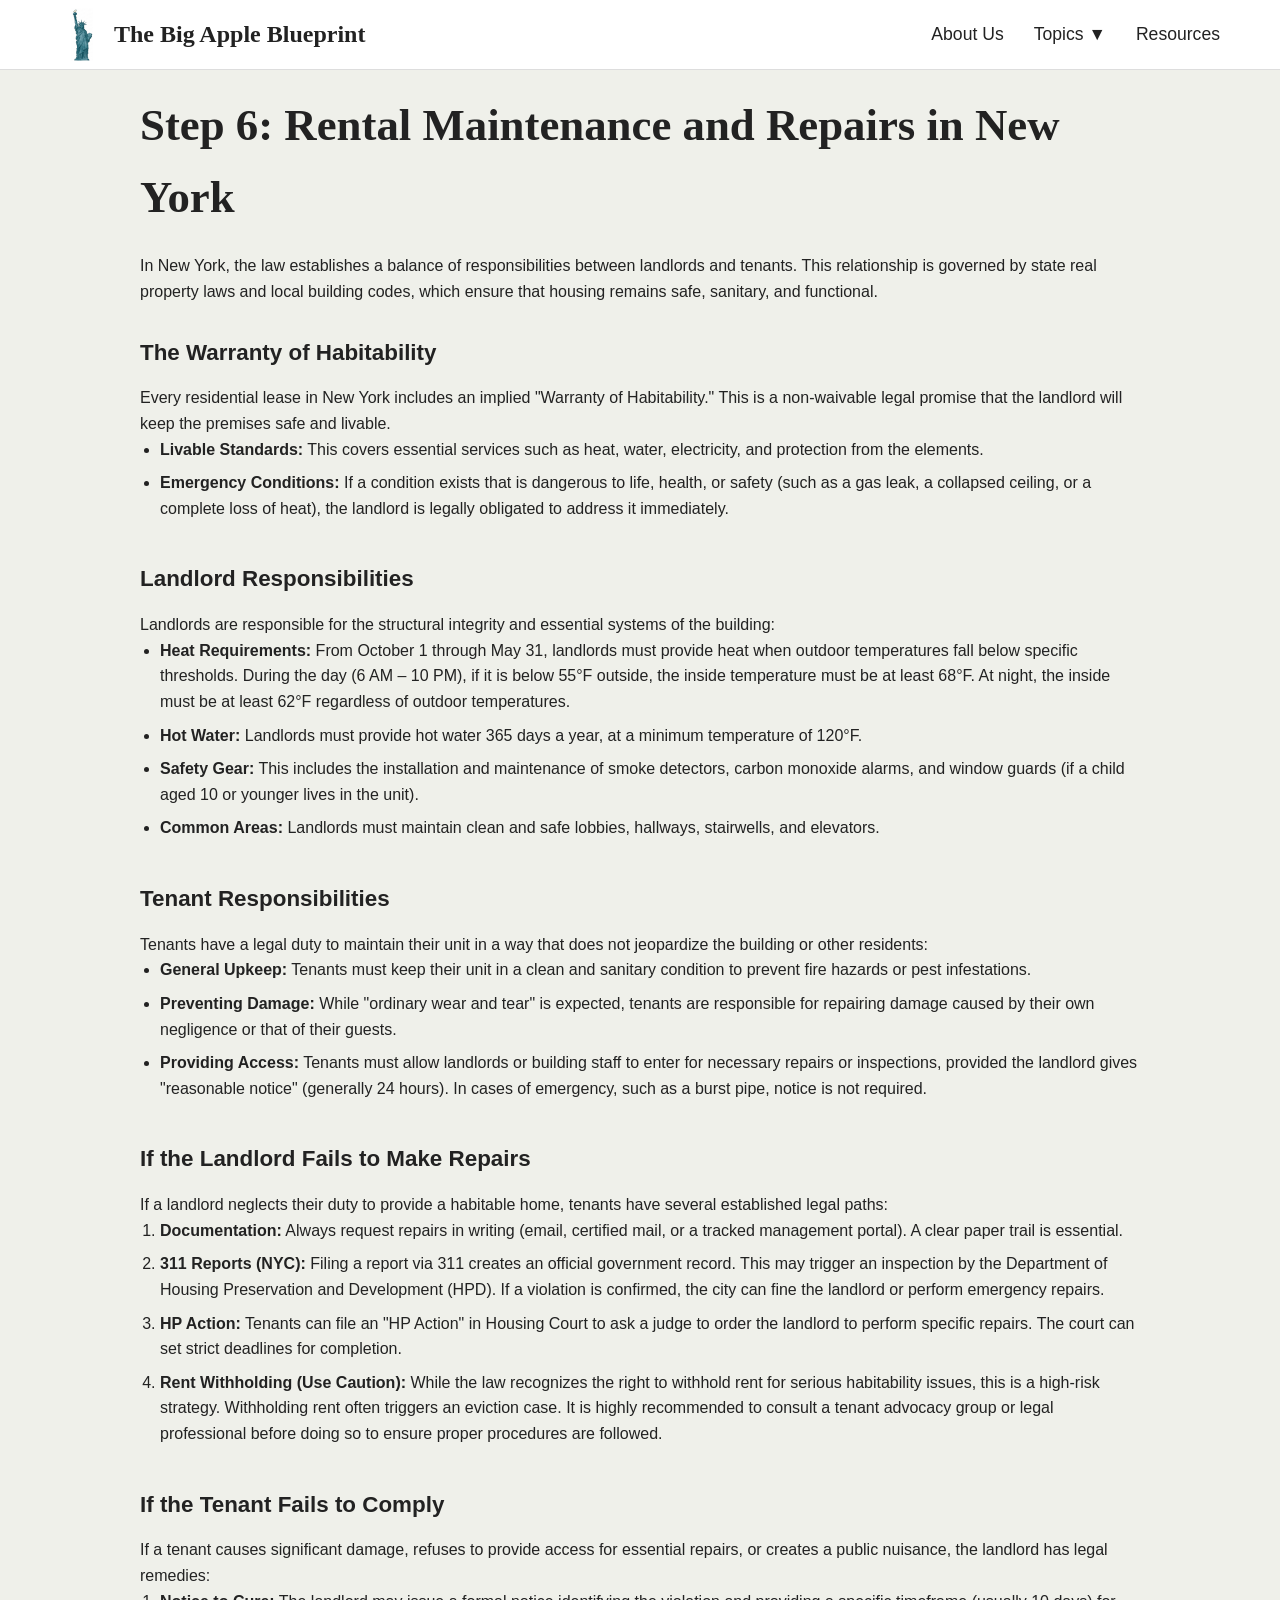
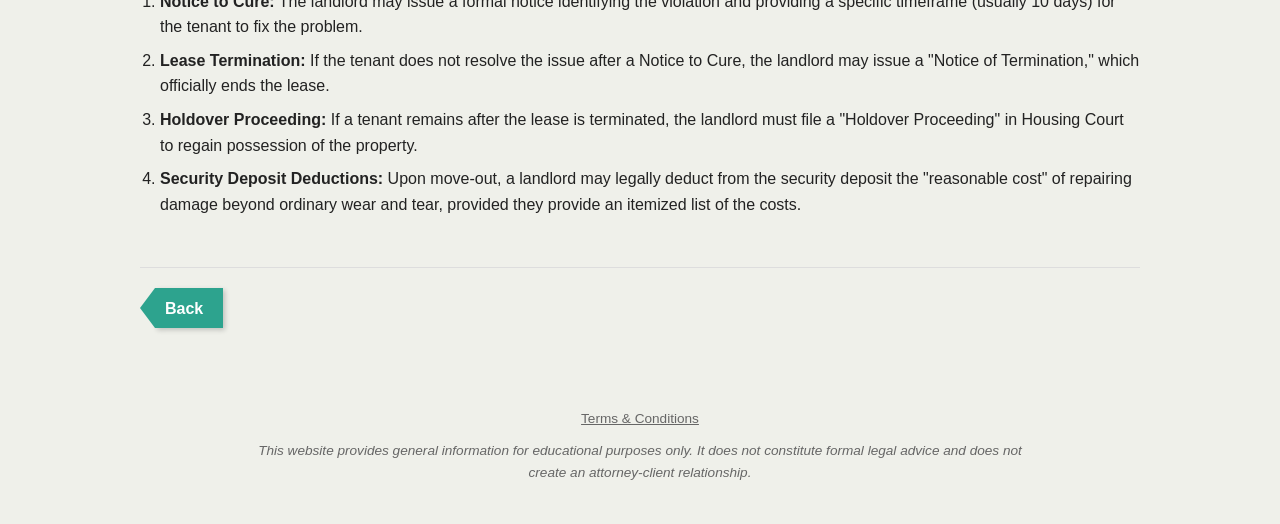
<file: property-step6.html>
<!DOCTYPE html>
<html lang="en">
<head>
    <meta charset="UTF-8">
    <meta name="viewport" content="width=device-width, initial-scale=1.0">
    <title>The Big Apple Blueprint - Step 6: Maintenance</title>
    <link rel="stylesheet" href="css/style.css">
    <link rel="stylesheet" href="css/property.css">
</head>
<body>
    <header class="site-header">
        <div class="container header-inner">
            <a href="index.html" class="logo">
                <img src="img/Home Page/icon.png" alt="Logo" class="logo-img">
                The Big Apple Blueprint
            </a>
            <button class="menu-toggle" aria-label="Toggle Menu">
                <span></span>
                <span></span>
                <span></span>
            </button>
            <nav class="main-nav">
                <ul class="nav-links">
                    <li><a href="about.html">About Us</a></li>
                    <li class="dropdown">
                        <a href="#" class="dropdown-toggle" aria-haspopup="true">Topics <span class="arrow">▼</span></a>
                        <ul class="dropdown-menu">
                            <li class="dropdown-submenu">
                                <a href="property.html">Property <span class="arrow">▶</span></a>
                                <ul class="dropdown-menu">
                                    <li><a href="property-step1.html">Step 1: Budget & Prep</a></li>
                                    <li><a href="property-step2.html">Step 2: Broker Fees</a></li>
                                    <li><a href="property-step3.html">Step 3: The Search</a></li>
                                    <li><a href="property-step4.html">Step 4: The Application</a></li>
                                    <li><a href="property-step5.html">Step 5: The Lease</a></li>
                                    <li><a href="property-step6.html">Step 6: Move In</a></li>
                                </ul>
                            </li>
                            <li><a href="banking.html">Banking</a></li>
                            <li><a href="employment.html">Work</a></li>
                            <li><a href="immigration.html">Immigration</a></li>
                        </ul>
                    </li>
                    <li><a href="resources.html">Resources</a></li>
                </ul>
            </nav>
        </div>
    </header>

    <main class="main-content container standard-page narrow-width">
        <div class="page-header no-border">
            <h1>Step 6: Rental Maintenance and Repairs in New York</h1>
        </div>

        <p class="mb-30">In New York, the law establishes a balance of responsibilities between landlords and tenants. This relationship is governed by state real property laws and local building codes, which ensure that housing remains safe, sanitary, and functional.</p>

        <section class="content-section">
            <h2 class="section-subheading">The Warranty of Habitability</h2>
            <p>Every residential lease in New York includes an implied "Warranty of Habitability." This is a non-waivable legal promise that the landlord will keep the premises safe and livable.</p>
            <ul>
                <li><strong>Livable Standards:</strong> This covers essential services such as heat, water, electricity, and protection from the elements.</li>
                <li><strong>Emergency Conditions:</strong> If a condition exists that is dangerous to life, health, or safety (such as a gas leak, a collapsed ceiling, or a complete loss of heat), the landlord is legally obligated to address it immediately.</li>
            </ul>
        </section>

        <section class="content-section">
            <h2 class="section-subheading">Landlord Responsibilities</h2>
            <p>Landlords are responsible for the structural integrity and essential systems of the building:</p>
            <ul>
                <li><strong>Heat Requirements:</strong> From October 1 through May 31, landlords must provide heat when outdoor temperatures fall below specific thresholds. During the day (6 AM – 10 PM), if it is below 55°F outside, the inside temperature must be at least 68°F. At night, the inside must be at least 62°F regardless of outdoor temperatures.</li>
                <li><strong>Hot Water:</strong> Landlords must provide hot water 365 days a year, at a minimum temperature of 120°F.</li>
                <li><strong>Safety Gear:</strong> This includes the installation and maintenance of smoke detectors, carbon monoxide alarms, and window guards (if a child aged 10 or younger lives in the unit).</li>
                <li><strong>Common Areas:</strong> Landlords must maintain clean and safe lobbies, hallways, stairwells, and elevators.</li>
            </ul>
        </section>

        <section class="content-section">
            <h2 class="section-subheading">Tenant Responsibilities</h2>
            <p>Tenants have a legal duty to maintain their unit in a way that does not jeopardize the building or other residents:</p>
            <ul>
                <li><strong>General Upkeep:</strong> Tenants must keep their unit in a clean and sanitary condition to prevent fire hazards or pest infestations.</li>
                <li><strong>Preventing Damage:</strong> While "ordinary wear and tear" is expected, tenants are responsible for repairing damage caused by their own negligence or that of their guests.</li>
                <li><strong>Providing Access:</strong> Tenants must allow landlords or building staff to enter for necessary repairs or inspections, provided the landlord gives "reasonable notice" (generally 24 hours). In cases of emergency, such as a burst pipe, notice is not required.</li>
            </ul>
        </section>

        <section class="content-section">
            <h2 class="section-subheading">If the Landlord Fails to Make Repairs</h2>
            <p>If a landlord neglects their duty to provide a habitable home, tenants have several established legal paths:</p>
            <ol>
                <li><strong>Documentation:</strong> Always request repairs in writing (email, certified mail, or a tracked management portal). A clear paper trail is essential.</li>
                <li><strong>311 Reports (NYC):</strong> Filing a report via 311 creates an official government record. This may trigger an inspection by the Department of Housing Preservation and Development (HPD). If a violation is confirmed, the city can fine the landlord or perform emergency repairs.</li>
                <li><strong>HP Action:</strong> Tenants can file an "HP Action" in Housing Court to ask a judge to order the landlord to perform specific repairs. The court can set strict deadlines for completion.</li>
                <li><strong>Rent Withholding (Use Caution):</strong> While the law recognizes the right to withhold rent for serious habitability issues, this is a high-risk strategy. Withholding rent often triggers an eviction case. It is highly recommended to consult a tenant advocacy group or legal professional before doing so to ensure proper procedures are followed.</li>
            </ol>
        </section>

        <section class="content-section">
            <h2 class="section-subheading">If the Tenant Fails to Comply</h2>
            <p>If a tenant causes significant damage, refuses to provide access for essential repairs, or creates a public nuisance, the landlord has legal remedies:</p>
            <ol>
                <li><strong>Notice to Cure:</strong> The landlord may issue a formal notice identifying the violation and providing a specific timeframe (usually 10 days) for the tenant to fix the problem.</li>
                <li><strong>Lease Termination:</strong> If the tenant does not resolve the issue after a Notice to Cure, the landlord may issue a "Notice of Termination," which officially ends the lease.</li>
                <li><strong>Holdover Proceeding:</strong> If a tenant remains after the lease is terminated, the landlord must file a "Holdover Proceeding" in Housing Court to regain possession of the property.</li>
                <li><strong>Security Deposit Deductions:</strong> Upon move-out, a landlord may legally deduct from the security deposit the "reasonable cost" of repairing damage beyond ordinary wear and tear, provided they provide an itemized list of the costs.</li>
            </ol>
        </section>

        <div class="step-navigation">
            <a href="property-step5.html" class="btn-chevron back">Back</a>
        </div>
    </main>

    <footer class="site-footer">
        <div class="container">
            <p><a href="#">Terms & Conditions</a></p>
            <p class="disclaimer">This website provides general information for educational purposes only. It does not constitute formal legal advice and does not create an attorney-client relationship.</p>
        </div>
    </footer>

    <script src="js/main.js"></script>
</body>
</html>
</file>
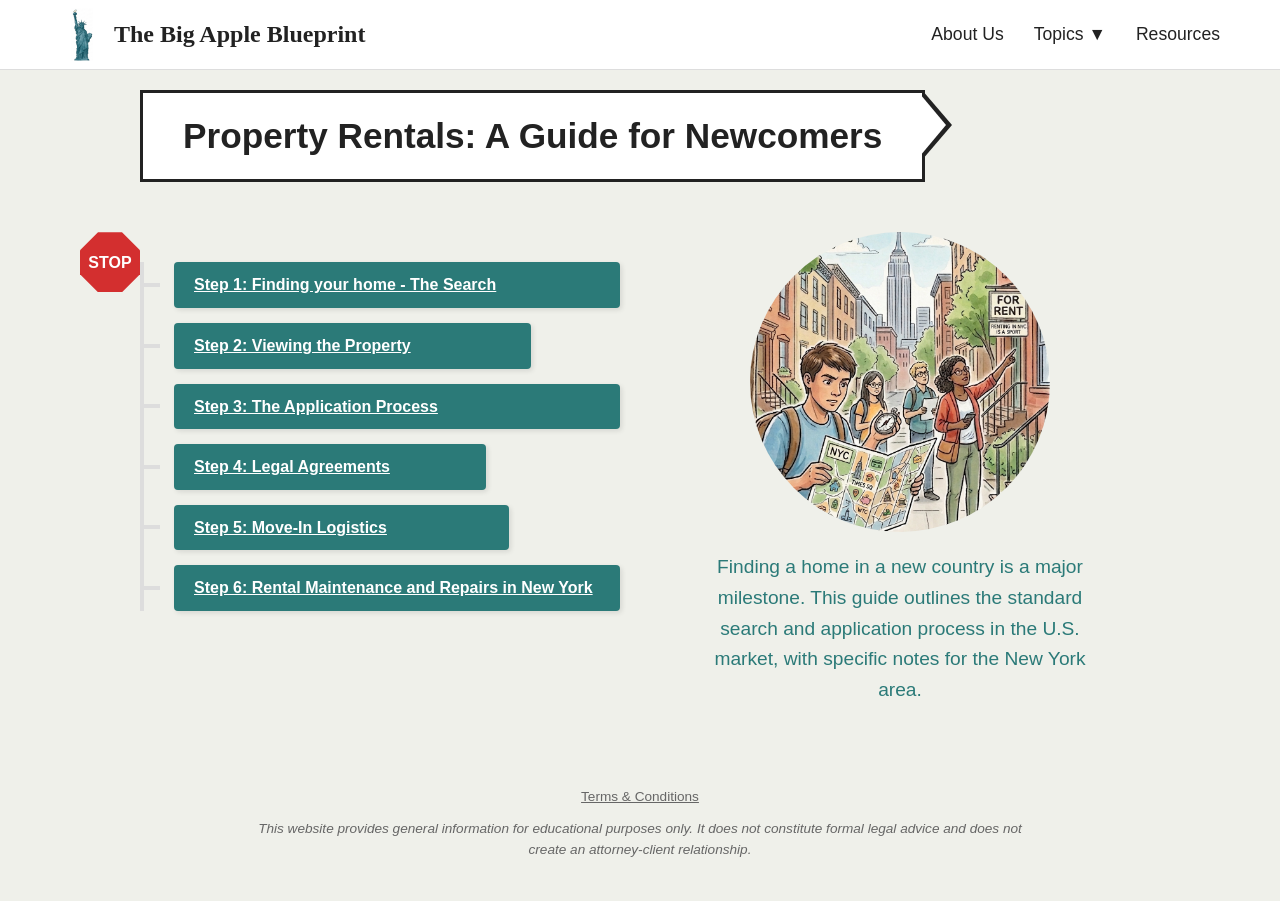
<file: property.html>
<!DOCTYPE html>
<html lang="en">
<head>
    <meta charset="UTF-8">
    <meta name="viewport" content="width=device-width, initial-scale=1.0">
    <title>The Big Apple Blueprint - Property Rentals</title>
    <link rel="stylesheet" href="css/style.css">
    <link rel="stylesheet" href="css/property.css">
</head>
<body>
    <header class="site-header">
        <div class="container header-inner">
            <a href="index.html" class="logo">
                <img src="img/Home Page/icon.png" alt="Logo" class="logo-img">
                The Big Apple Blueprint
            </a>
            <button class="menu-toggle" aria-label="Toggle Menu">
                <span></span>
                <span></span>
                <span></span>
            </button>
            <nav class="main-nav">
                <ul class="nav-links">
                    <li><a href="about.html">About Us</a></li>
                    <li class="dropdown">
                        <a href="#" class="dropdown-toggle" aria-haspopup="true">Topics <span class="arrow">▼</span></a>
                        <ul class="dropdown-menu">
                            <li class="dropdown-submenu">
                                <a href="property.html">Property <span class="arrow">▶</span></a>
                                <ul class="dropdown-menu">
                                    <li><a href="property-step1.html">Step 1: Budget & Prep</a></li>
                                    <li><a href="property-step2.html">Step 2: Broker Fees</a></li>
                                    <li><a href="property-step3.html">Step 3: The Search</a></li>
                                    <li><a href="property-step4.html">Step 4: The Application</a></li>
                                    <li><a href="property-step5.html">Step 5: The Lease</a></li>
                                    <li><a href="property-step6.html">Step 6: Move In</a></li>
                                </ul>
                            </li>
                            <li><a href="banking.html">Banking</a></li>
                            <li><a href="employment.html">Work</a></li>
                            <li><a href="immigration.html">Immigration</a></li>
                        </ul>
                    </li>
                    <li><a href="resources.html">Resources</a></li>
                </ul>
            </nav>
        </div>
    </header>

    <main class="main-content container standard-page narrow-width">
        <div class="arrow-title">
            Property Rentals: A Guide for Newcomers
        </div>

        <div class="property-layout">
            <div class="property-timeline">
                <div class="stop-sign">STOP</div>
                <div class="timeline">
                    <a href="property-step1.html" class="timeline-step step-full">Step 1: Finding your home - The Search</a>
                    <a href="property-step2.html" class="timeline-step step-80">Step 2: Viewing the Property</a>
                    <a href="property-step3.html" class="timeline-step step-full">Step 3: The Application Process</a>
                    <a href="property-step4.html" class="timeline-step step-70">Step 4: Legal Agreements</a>
                    <a href="property-step5.html" class="timeline-step step-75">Step 5: Move-In Logistics</a>
                    <a href="property-step6.html" class="timeline-step step-full">Step 6: Rental Maintenance and Repairs in New York</a>
                </div>
            </div>
            
            <div class="property-info">
                <img src="img/Property/prop-home.png" alt="People looking at a map and property listings in NYC" class="circular-feature-img">
                <p>Finding a home in a new country is a major milestone. This guide outlines the standard search and application process in the U.S. market, with specific notes for the New York area.</p>
            </div>
        </div>
    </main>

    <footer class="site-footer">
        <div class="container">
            <p><a href="#">Terms & Conditions</a></p>
            <p class="disclaimer">This website provides general information for educational purposes only. It does not constitute formal legal advice and does not create an attorney-client relationship.</p>
        </div>
    </footer>

    <script src="js/main.js"></script>
</body>
</html>
</file>
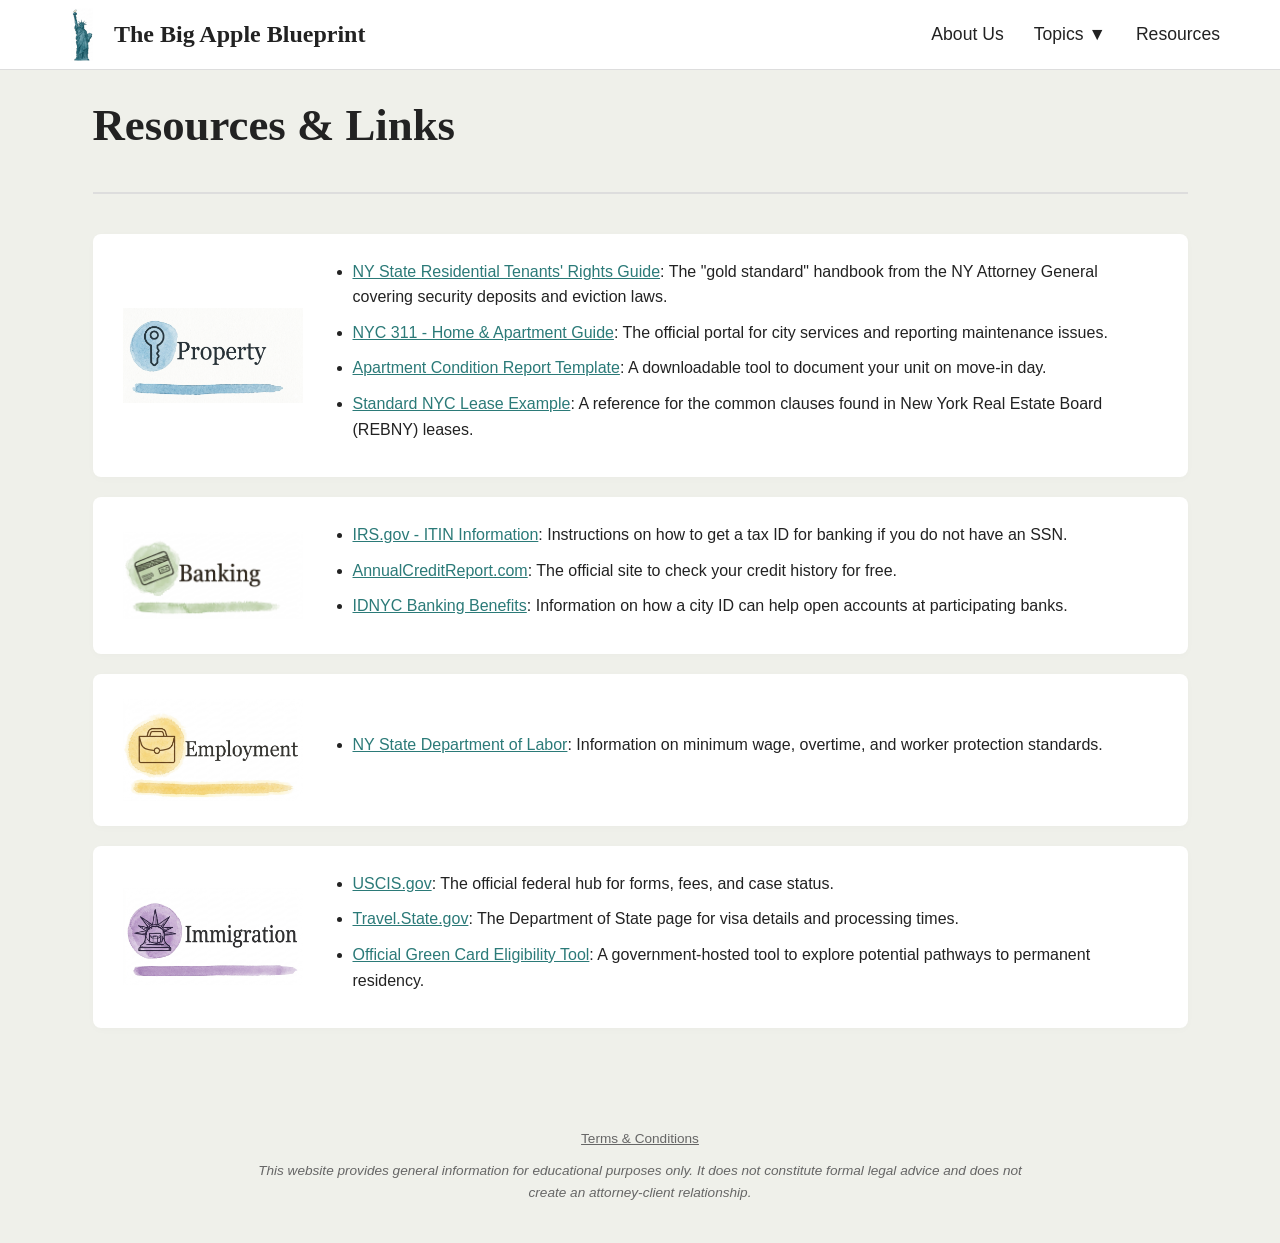
<file: resources.html>
<!DOCTYPE html>
<html lang="en">
<head>
    <meta charset="UTF-8">
    <meta name="viewport" content="width=device-width, initial-scale=1.0">
    <title>The Big Apple Blueprint - Resources & Links</title>
    <link rel="stylesheet" href="css/style.css">
</head>
<body>
    <header class="site-header">
        <div class="container header-inner">
            <a href="index.html" class="logo">
                <img src="img/Home Page/icon.png" alt="Logo" class="logo-img">
                The Big Apple Blueprint
            </a>
            <button class="menu-toggle" aria-label="Toggle Menu">
                <span></span>
                <span></span>
                <span></span>
            </button>
            <nav class="main-nav">
                <ul class="nav-links">
                    <li><a href="about.html">About Us</a></li>
                    <li class="dropdown">
                        <a href="#" class="dropdown-toggle" aria-haspopup="true">Topics <span class="arrow">▼</span></a>
                        <ul class="dropdown-menu">
                            <li class="dropdown-submenu">
                                <a href="property.html">Property <span class="arrow">▶</span></a>
                                <ul class="dropdown-menu">
                                    <li><a href="property-step1.html">Step 1: Budget & Prep</a></li>
                                    <li><a href="property-step2.html">Step 2: Broker Fees</a></li>
                                    <li><a href="property-step3.html">Step 3: The Search</a></li>
                                    <li><a href="property-step4.html">Step 4: The Application</a></li>
                                    <li><a href="property-step5.html">Step 5: The Lease</a></li>
                                    <li><a href="property-step6.html">Step 6: Move In</a></li>
                                </ul>
                            </li>
                            <li><a href="banking.html">Banking</a></li>
                            <li><a href="employment.html">Work</a></li>
                            <li><a href="immigration.html">Immigration</a></li>
                        </ul>
                    </li>
                    <li><a href="resources.html">Resources</a></li>
                </ul>
            </nav>
        </div>
    </header>

    <main class="main-content container resource-page-width">
        <div class="page-header">
            <h1>Resources & Links</h1>
        </div>

        <div class="resource-card">
            <div class="resource-card-icon">
                <img src="img/Home Page/1. Property.png" alt="Property Header" class="resource-header-img">
            </div>
            <div class="resource-content">
                <ul>
                    <li><a href="#">NY State Residential Tenants' Rights Guide</a>: The "gold standard" handbook from the NY Attorney General covering security deposits and eviction laws.</li>
                    <li><a href="#">NYC 311 - Home & Apartment Guide</a>: The official portal for city services and reporting maintenance issues.</li>
                    <li><a href="#">Apartment Condition Report Template</a>: A downloadable tool to document your unit on move-in day.</li>
                    <li><a href="#">Standard NYC Lease Example</a>: A reference for the common clauses found in New York Real Estate Board (REBNY) leases.</li>
                </ul>
            </div>
        </div>

        <div class="resource-card">
            <div class="resource-card-icon">
                <img src="img/Home Page/2. Banking.png" alt="Banking Header" class="resource-header-img">
            </div>
            <div class="resource-content">
                <ul>
                    <li><a href="#">IRS.gov - ITIN Information</a>: Instructions on how to get a tax ID for banking if you do not have an SSN.</li>
                    <li><a href="#">AnnualCreditReport.com</a>: The official site to check your credit history for free.</li>
                    <li><a href="#">IDNYC Banking Benefits</a>: Information on how a city ID can help open accounts at participating banks.</li>
                </ul>
            </div>
        </div>

        <div class="resource-card">
            <div class="resource-card-icon">
                <img src="img/Home Page/3. Employment.png" alt="Work Header" class="resource-header-img">
            </div>
            <div class="resource-content">
                <ul>
                    <li><a href="#">NY State Department of Labor</a>: Information on minimum wage, overtime, and worker protection standards.</li>
                </ul>
            </div>
        </div>

        <div class="resource-card">
            <div class="resource-card-icon">
                <img src="img/Home Page/4. Immigration.png" alt="Immigration Header" class="resource-header-img">
            </div>
            <div class="resource-content">
                <ul>
                    <li><a href="#">USCIS.gov</a>: The official federal hub for forms, fees, and case status.</li>
                    <li><a href="#">Travel.State.gov</a>: The Department of State page for visa details and processing times.</li>
                    <li><a href="#">Official Green Card Eligibility Tool</a>: A government-hosted tool to explore potential pathways to permanent residency.</li>
                </ul>
            </div>
        </div>

    </main>

    <footer class="site-footer">
        <div class="container">
            <p><a href="terms.html">Terms & Conditions</a></p>
            <p class="disclaimer">This website provides general information for educational purposes only. It does not constitute formal legal advice and does not create an attorney-client relationship.</p>
        </div>
    </footer>

    <script src="js/main.js"></script>
</body>
</html>
</file>
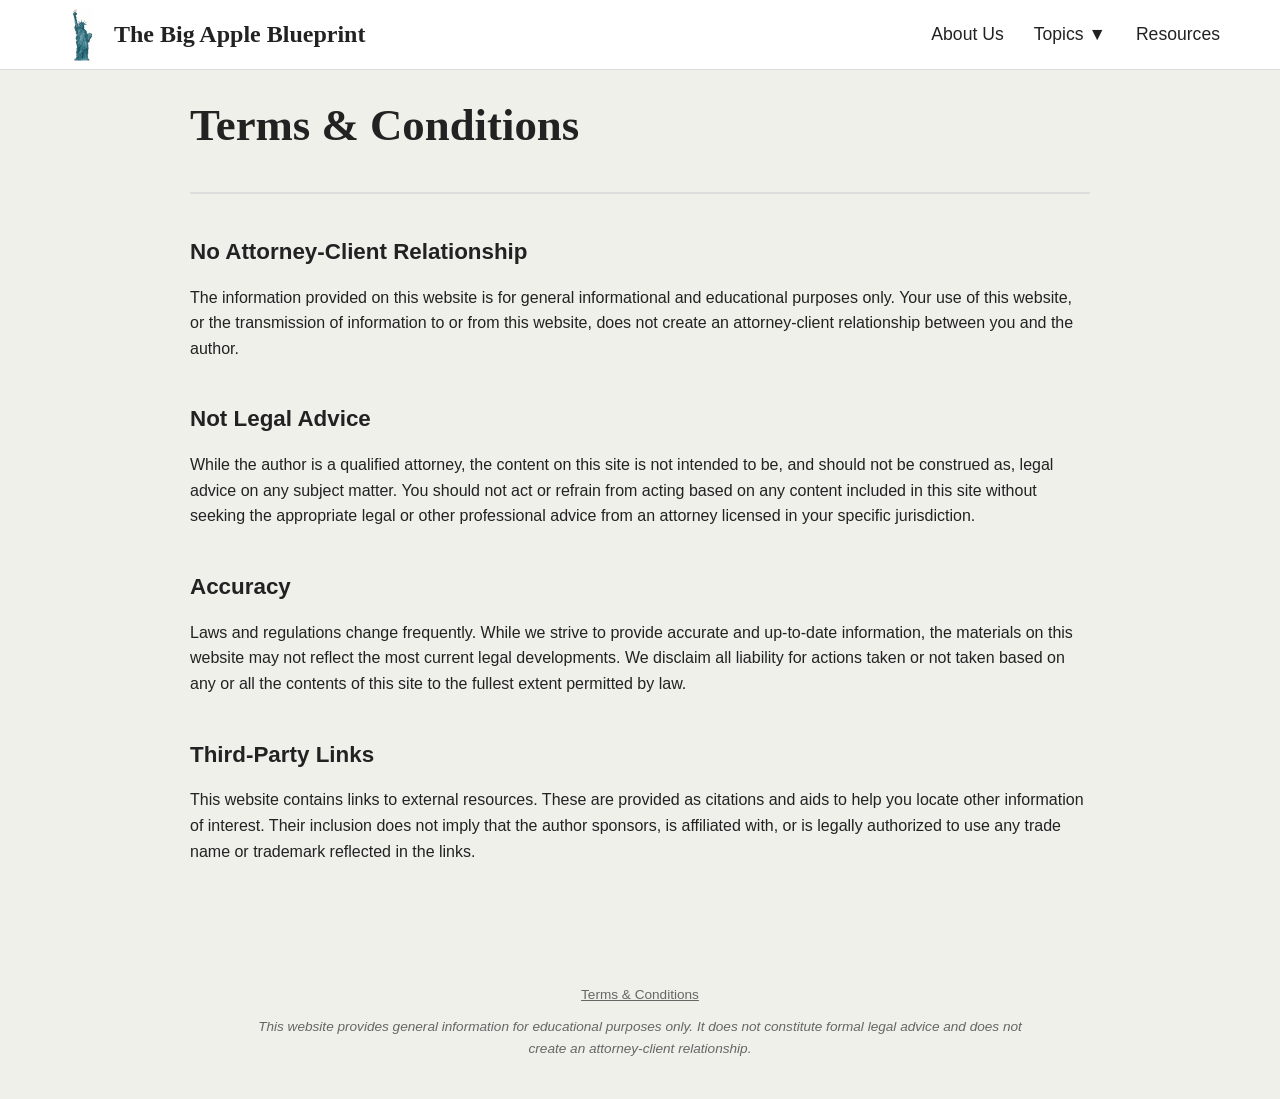
<file: terms.html>
<!DOCTYPE html>
<html lang="en">
<head>
    <meta charset="UTF-8">
    <meta name="viewport" content="width=device-width, initial-scale=1.0">
    <title>The Big Apple Blueprint - Terms & Conditions</title>
    <link rel="stylesheet" href="css/style.css">
</head>
<body>
    <header class="site-header">
        <div class="container header-inner">
            <a href="index.html" class="logo">
                <img src="img/Home Page/icon.png" alt="Logo" class="logo-img">
                The Big Apple Blueprint
            </a>
            <button class="menu-toggle" aria-label="Toggle Menu">
                <span></span>
                <span></span>
                <span></span>
            </button>
            <nav class="main-nav">
                <ul class="nav-links">
                    <li><a href="about.html">About Us</a></li>
                    <li class="dropdown">
                        <a href="#" class="dropdown-toggle" aria-haspopup="true">Topics <span class="arrow">▼</span></a>
                        <ul class="dropdown-menu">
                            <li class="dropdown-submenu">
                                <a href="property.html">Property <span class="arrow">▶</span></a>
                                <ul class="dropdown-menu">
                                    <li><a href="property-step1.html">Step 1: Budget & Prep</a></li>
                                    <li><a href="property-step2.html">Step 2: Broker Fees</a></li>
                                    <li><a href="property-step3.html">Step 3: The Search</a></li>
                                    <li><a href="property-step4.html">Step 4: The Application</a></li>
                                    <li><a href="property-step5.html">Step 5: The Lease</a></li>
                                    <li><a href="property-step6.html">Step 6: Move In</a></li>
                                </ul>
                            </li>
                            <li><a href="banking.html">Banking</a></li>
                            <li><a href="employment.html">Work</a></li>
                            <li><a href="immigration.html">Immigration</a></li>
                        </ul>
                    </li>
                    <li><a href="resources.html">Resources</a></li>
                </ul>
            </nav>
        </div>
    </header>

    <main class="main-content container standard-page">
        <div class="page-header">
            <h1>Terms & Conditions</h1>
        </div>

        <section class="content-section">
            <h2>No Attorney-Client Relationship</h2>
            <p>The information provided on this website is for general informational and educational purposes only. Your use of this website, or the transmission of information to or from this website, does not create an attorney-client relationship between you and the author.</p>
        </section>

        <section class="content-section">
            <h2>Not Legal Advice</h2>
            <p>While the author is a qualified attorney, the content on this site is not intended to be, and should not be construed as, legal advice on any subject matter. You should not act or refrain from acting based on any content included in this site without seeking the appropriate legal or other professional advice from an attorney licensed in your specific jurisdiction.</p>
        </section>

        <section class="content-section">
            <h2>Accuracy</h2>
            <p>Laws and regulations change frequently. While we strive to provide accurate and up-to-date information, the materials on this website may not reflect the most current legal developments. We disclaim all liability for actions taken or not taken based on any or all the contents of this site to the fullest extent permitted by law.</p>
        </section>

        <section class="content-section">
            <h2>Third-Party Links</h2>
            <p>This website contains links to external resources. These are provided as citations and aids to help you locate other information of interest. Their inclusion does not imply that the author sponsors, is affiliated with, or is legally authorized to use any trade name or trademark reflected in the links.</p>
        </section>
    </main>

    <footer class="site-footer">
        <div class="container">
            <p><a href="terms.html">Terms & Conditions</a></p>
            <p class="disclaimer">This website provides general information for educational purposes only. It does not constitute formal legal advice and does not create an attorney-client relationship.</p>
        </div>
    </footer>

    <script src="js/main.js"></script>
</body>
</html>
</file>
<file: css/style.css>
:root {
    --bg-color: #EFF0EA; /* Soft off-white background from mockups */
    --text-color: #222;
    --header-bg: #ffffff;
    --border-color: #ddd;
    --primary-color: #2b7a78; /* Muted teal for accents */
    --accent-orange: #e59866; /* For buttons */
    --font-family: 'Helvetica Neue', Helvetica, Arial, sans-serif;
    --header-height: 70px;
}

* {
    box-sizing: border-box;
    margin: 0;
    padding: 0;
}

body {
    font-family: var(--font-family);
    background-color: var(--bg-color);
    color: var(--text-color);
    line-height: 1.6;
    padding-top: var(--header-height); /* For fixed header */
    display: flex;
    flex-direction: column;
    min-height: 100vh;
}

.container {
    max-width: 1200px;
    margin: 0 auto;
    padding: 0 20px;
    width: 100%;
}

/* Header & Navigation */
.site-header {
    position: fixed;
    top: 0;
    left: 0;
    width: 100%;
    height: var(--header-height);
    background-color: var(--header-bg);
    border-bottom: 1px solid var(--border-color);
    z-index: 1000;
    display: flex;
    align-items: center;
}

.header-inner {
    display: flex;
    justify-content: space-between;
    align-items: center;
}

.logo {
    display: flex;
    align-items: center;
    text-decoration: none;
    color: var(--text-color);
    font-size: 1.5rem;
    font-weight: bold;
    font-family: Georgia, serif; /* Logo seems to be serif in mockup */
}

.logo-img {
    height: 53px;
    width: 44px;
    object-fit: contain;
    margin-right: 10px;
}

.main-nav .nav-links {
    list-style: none;
    display: flex;
    align-items: center;
    gap: 30px;
}

.main-nav a {
    text-decoration: none;
    color: var(--text-color);
    font-weight: 500;
    font-size: 1.1rem;
}

.main-nav a:hover {
    color: var(--primary-color);
}

/* Dropdown */
.dropdown {
    position: relative;
}

.dropdown-menu {
    display: none;
    position: absolute;
    top: 100%;
    left: 0;
    background-color: var(--header-bg);
    min-width: 180px;
    box-shadow: 0 4px 6px rgba(0,0,0,0.1);
    border: 1px solid var(--border-color);
    list-style: none;
    padding: 10px 0;
    border-radius: 4px;
}

.dropdown:hover > .dropdown-menu,
.dropdown.active > .dropdown-menu {
    display: block;
}

.dropdown-menu li {
    padding: 8px 20px;
}

.dropdown-menu li a {
    font-size: 1rem;
    font-weight: normal;
}

/* Nested Dropdown Submenu */
.dropdown-submenu {
    /* removed position: relative; so nested menu aligns with parent dropdown */
}

.dropdown-submenu > .dropdown-menu {
    top: -1px;
    left: 100%;
    right: auto;
    margin-top: 0;
    margin-left: 0;
}

.dropdown-submenu:hover > .dropdown-menu,
.dropdown-submenu.active > .dropdown-menu {
    display: block;
}

.dropdown-submenu.active > a {
    font-weight: bold;
}

/* Arrow rotation for submenu */
.dropdown-submenu > a .arrow {
    display: inline-block;
    transition: transform 0.2s;
}

.dropdown-submenu:hover > a .arrow,
.dropdown-submenu.active > a .arrow {
    transform: rotate(90deg);
}

/* Mobile Menu Toggle */
.menu-toggle {
    display: none;
    flex-direction: column;
    justify-content: space-around;
    width: 30px;
    height: 24px;
    background: transparent;
    border: none;
    cursor: pointer;
    z-index: 1001;
}

.menu-toggle span {
    width: 100%;
    height: 3px;
    background-color: var(--text-color);
    border-radius: 2px;
    transition: all 0.3s;
}

/* Main Content Area */
.main-content {
    flex: 1;
    padding: 20px 0 40px 0;
}

/* Footer */
.site-footer {
    text-align: center;
    padding: 40px 20px;
    font-size: 0.85rem;
    color: #666;
    margin-top: auto;
}

.site-footer a {
    color: #666;
    text-decoration: underline;
}

.site-footer .disclaimer {
    font-style: italic;
    margin-top: 10px;
    max-width: 800px;
    margin-left: auto;
    margin-right: auto;
}

/* Utility / Placeholders */
.placeholder-image {
    background-color: #ccc;
    display: flex;
    align-items: center;
    justify-content: center;
    color: #555;
    font-weight: bold;
    width: 100%;
    height: 100%;
    min-height: 200px;
    border-radius: 8px;
    text-align: center;
    padding: 20px;
}

/* Mobile Responsiveness */
@media (max-width: 768px) {
    .menu-toggle {
        display: flex;
    }

    .main-nav {
        position: fixed;
        top: var(--header-height);
        left: -100%;
        width: 100%;
        height: calc(100vh - var(--header-height));
        background-color: var(--header-bg);
        flex-direction: column;
        transition: left 0.3s ease;
        overflow-y: auto;
        padding: 20px;
        box-shadow: 0 4px 6px rgba(0,0,0,0.1);
    }

    .main-nav.active {
        left: 0;
    }

    .main-nav .nav-links {
        flex-direction: column;
        align-items: flex-start;
        width: 100%;
    }

    .main-nav .nav-links li {
        width: 100%;
        padding: 15px 0;
        border-bottom: 1px solid var(--border-color);
    }

    .dropdown-menu {
        position: static;
        display: none;
        box-shadow: none;
        border: none;
        background: transparent;
        padding-left: 20px;
        margin-top: 10px;
    }

    .dropdown.active > .dropdown-menu {
        display: block;
    }

    .dropdown:hover > .dropdown-menu {
        display: none; /* Disable hover on mobile */
    }
    
    .dropdown.active:hover > .dropdown-menu {
        display: block;
    }

    .dropdown-submenu > .dropdown-menu {
        position: static;
        box-shadow: none;
        border: none;
        background: transparent;
        padding-left: 20px;
        margin-top: 5px;
        display: none;
    }
    
    .dropdown-submenu.active > .dropdown-menu {
        display: block !important;
    }
}

/* Home Page Styles */
.hero {
    display: flex;
    justify-content: center;
    margin-bottom: 20px;
    position: relative;
}

.hero-text {
    z-index: 2;
}

.hero h1 {
    font-size: 3.5rem;
    font-weight: normal;
    font-family: Georgia, serif;
    margin-bottom: 10px;
    color: var(--text-color);
}

.hero p {
    font-size: 1.2rem;
    margin-bottom: 30px;
    color: #444;
}

.btn-primary {
    display: inline-block;
    background-color: #f1b36d; /* Gradient or orange from mockup */
    background: linear-gradient(to bottom, #f7d6a5, #f0ae59);
    color: var(--text-color);
    padding: 12px 30px;
    border-radius: 25px;
    text-decoration: none;
    font-weight: bold;
    border: 2px solid #d98a3c;
    box-shadow: 0 4px 10px rgba(229, 152, 102, 0.4);
    transition: transform 0.2s, box-shadow 0.2s;
}

.btn-primary:hover {
    transform: translateY(-2px);
    box-shadow: 0 0 20px 8px rgba(247, 214, 165, 0.8);
}

.hero-image {
    width: 100%;
    max-width: 1100px;
    margin: 0 auto;
    z-index: 1;
}

/* Topic Cards */
.topics {
    display: grid;
    grid-template-columns: repeat(auto-fit, minmax(250px, 1fr));
    gap: 20px;
    margin-top: 20px;
    z-index: 3;
    position: relative;
}

.card {
    background-color: white;
    padding: 25px;
    border-radius: 8px;
    box-shadow: 0 4px 8px rgba(0,0,0,0.05);
    border: 1px solid var(--border-color);
    text-align: left;
    transition: transform 0.2s, box-shadow 0.2s;
}

/* If card is an anchor tag */
a.card {
    text-decoration: none;
    color: inherit;
    display: block;
}

a.card:hover {
    transform: translateY(-5px);
    box-shadow: 0 8px 16px rgba(0,0,0,0.1);
}

.card h2 {
    font-size: 1.2rem;
    margin: 15px 0 10px;
    display: flex;
    align-items: center;
    gap: 10px;
}

.card p {
    font-size: 0.9rem;
    color: #555;
}

@media (max-width: 768px) {
    .hero h1 {
        font-size: 2.5rem;
    }
    .hero-text {
        margin-bottom: 30px; /* Remove overlap on mobile */
    }
}

/* About Page */
.about-grid {
    display: grid;
    grid-template-columns: 1fr 1.5fr;
    gap: 40px;
    align-items: start;
}

.about-text h1 {
    font-family: Georgia, serif;
    font-size: 2.5rem;
    margin-bottom: 20px;
}

.about-text h2 {
    font-size: 1.5rem;
    margin: 30px 0 15px;
    color: var(--primary-color);
}

.about-text ul {
    margin-left: 20px;
    margin-bottom: 20px;
}

@media (max-width: 768px) {
    .about-grid {
        grid-template-columns: 1fr;
    }
}

/* Standard Pages */
.standard-page {
    max-width: 900px;
    margin: 0 auto;
}

.resource-page-width {
    max-width: 1095px;
    margin: 0 auto;
    width: 100%;
}

.page-header {
    position: relative;
    margin-bottom: 40px;
    padding-bottom: 20px;
    border-bottom: 2px solid var(--border-color);
}

.page-header h1 {
    font-family: Georgia, serif;
    font-size: 2.8rem;
    margin-bottom: 10px;
}

.content-section {
    margin-bottom: 40px;
}

.content-section h2 {
    font-size: 1.4rem;
    margin-bottom: 15px;
    display: flex;
    align-items: center;
    gap: 10px;
}

.content-with-image {
    display: flex;
    gap: 20px;
    align-items: flex-start;
}

.content-section ul, .content-section ol {
    margin-left: 20px;
    margin-bottom: 15px;
}

.content-section li {
    margin-bottom: 8px;
}

.highlight-box {
    background-color: #fdf5e6;
    padding: 20px;
    border-radius: 8px;
    border-left: 5px solid var(--accent-orange);
}

.warning-icon {
    color: #e5a02e;
    font-size: 1.5rem;
}

.timeline {
    position: relative;
    padding-left: 30px;
    margin: 30px 0;
    border-left: 4px solid #ddd;
}

.timeline-step {
    background-color: var(--primary-color);
    color: white;
    padding: 10px 20px;
    border-radius: 4px;
    margin-bottom: 15px;
    display: inline-block;
    position: relative;
    font-weight: bold;
    box-shadow: 2px 2px 5px rgba(0,0,0,0.1);
}

.timeline-step::before {
    content: '';
    position: absolute;
    left: -34px;
    top: 50%;
    transform: translateY(-50%);
    width: 20px;
    height: 4px;
    background-color: #ddd;
}

.stop-sign {
    background-color: #d32f2f;
    color: white;
    padding: 10px;
    clip-path: polygon(30% 0%, 70% 0%, 100% 30%, 100% 70%, 70% 100%, 30% 100%, 0% 70%, 0% 30%);
    display: inline-flex;
    align-items: center;
    justify-content: center;
    font-weight: bold;
    position: absolute;
    left: -60px;
    top: 0;
    width: 60px;
    height: 60px;
    z-index: 2;
}

@media (max-width: 768px) {
    .content-with-image {
        flex-direction: column;
    }
    .page-header .header-illustration {
        position: relative;
        width: 100%;
        margin-top: 20px;
    }
}

/* Extracted from resources.html */
.resource-card {
            background-color: white;
            padding: 25px 30px;
            border-radius: 8px;
            border: none;
            box-shadow: 0 2px 8px rgba(0,0,0,0.02);
            margin-bottom: 20px;
            display: flex;
            align-items: center;
            gap: 30px;
        }
        .resource-card-icon {
            text-align: left;
            min-width: 180px;
            display: flex;
            align-items: center;
        }
        .resource-card-icon .icon-img {
            width: 60px;
            height: 60px;
            border-radius: 50%;
            display: inline-flex;
            align-items: center;
            justify-content: center;
            margin-bottom: 5px;
            font-size: 1.5rem;
            color: #333;
        }
        .resource-card-icon h3 {
            margin: 0;
            font-size: 1.1rem;
        }
        .resource-card-icon .underline {
            height: 4px;
            width: 100%;
            border-radius: 2px;
            margin-top: 5px;
        }
        .resource-content ul {
            list-style-type: disc;
            margin-left: 20px;
        }
        .resource-content li {
            margin-bottom: 10px;
        }
        .resource-content a {
            color: var(--primary-color);
            text-decoration: underline;
            font-weight: 500;
        }
        
        /* Icon Colors */
        .icon-property { background-color: #d0e8f2; }
        .underline-property { background-color: #89c4d8; }
        
        .icon-banking { background-color: #d1ebd4; }
        .underline-banking { background-color: #8ed695; }
        
        .icon-work { background-color: #fdf0cc; }
        .underline-work { background-color: #f4d068; }
        
        .icon-visas { background-color: #ebd1e8; }
        .underline-visas { background-color: #c98dc4; }
        
        @media (max-width: 768px) {
            .resource-card {
                flex-direction: column;
                align-items: flex-start;
                gap: 15px;
            }
            .resource-card-icon {
                display: flex;
                align-items: center;
                gap: 15px;
                text-align: left;
            }
            .resource-card-icon .icon-img {
                margin-bottom: 0;
            }
            .resource-card-icon .underline {
                display: none; /* Hide underline on mobile for horizontal layout */
            }
        }

/* Extracted from employment.html */
.table-responsive {
            overflow-x: auto;
            margin-bottom: 20px;
        }
        table {
            width: 100%;
            border-collapse: collapse;
            margin-bottom: 20px;
        }
        th, td {
            border: 1px solid var(--border-color);
            padding: 12px;
            text-align: left;
        }
        th {
            background-color: #8db5a6; /* Green from mockup */
            color: white;
        }
        .red-flag-icon {
            color: #d32f2f;
            font-size: 2rem;
            margin-right: 15px;
            float: left;
        }

/* Extracted Utility Classes */
.medium-width { max-width: 1100px; }
.narrow-width { max-width: 1000px; }
.super-narrow { max-width: 900px; }

.page-header.no-border {
    border-bottom: none;
    margin-bottom: 20px;
    padding-bottom: 0;
}
.page-header.no-border.compact {
    margin-bottom: 10px;
}

.section-subheading {
    font-size: 1.2rem;
    margin-bottom: 5px;
}

.mb-30 { margin-bottom: 30px; }
.mb-30.lh-lg { line-height: 1.8; }
.mb-15 { margin-bottom: 15px; }

.text-md { font-size: 1.1rem; }
.mb-20 { margin-bottom: 20px; }
.text-muted { font-size: 1rem; color: #444; }

.responsive-rounded-img {
    width: 100%;
    height: auto;
    border-radius: 8px;
    object-fit: cover;
}

.circular-feature-img {
    width: 300px;
    height: 300px;
    border-radius: 50%;
    object-fit: cover;
    margin-bottom: 20px;
}

.step-full { display: block; }
.step-80 { display: block; width: 80%; }
.step-70 { display: block; width: 70%; }
.step-75 { display: block; width: 75%; }

.flex-1 { flex: 1; }
.flex-2 { flex: 2; }

.border-primary { border-left-color: var(--primary-color); }
.highlight-box.warning { border-left-color: #f1c40f; display: flex; align-items: flex-start; gap: 10px; }
.warning-icon.large { color: #f39c12; font-size: 2rem; line-height: 1; }
.warning-text { margin: 0; font-size: 0.9rem; }

.employment-avatar { width: 200px; height: 150px; min-height: 150px; border-radius: 50%; }
.employment-large { width: 250px; height: 250px; }

.banking-header-img { height: 150px; width: 300px; position: absolute; right: 0; top: 0; }
.banking-small { width: 150px; height: 100px; }

.min-h-200 { min-height: 200px; }
.mt-20 { margin-top: 20px; }
.center-content { align-items: center; justify-content: center; }

.circular-large {
    border-radius: 50%;
    max-height: 400px;
    max-width: 400px;
    aspect-ratio: 1/1;
    object-fit: cover;
    width: 100%;
}

.stop-warning-container { overflow: hidden; padding-left: 50px; }
.card-header-img { width: 100%; height: auto; margin-bottom: 15px; }

/* Additional Extracted Styles */
.list-spaced { margin-left: 20px; margin-bottom: 30px; line-height: 1.8; }
.hero-relative { position: relative; display: flex; justify-content: center; }
.w-100 { width: 100%; }
.hero-text-overlay { position: absolute; top: 10%; left: 5%; text-align: left; max-width: 45%; z-index: 2; }
.hero-title { font-size: 3.5rem; font-weight: normal; font-family: Georgia, serif; margin-bottom: 10px; color: var(--text-color); }
.hero-subtitle { font-size: 1.2rem; margin-bottom: 30px; color: #444; }
.max-w-1200 { max-width: 1200px; }
.pro-tip-title { font-style: italic; margin-top: 10px; font-weight: bold; }
.text-center { text-align: center; }
.immigration-placeholder { max-width: 500px; height: 300px; margin: 40px auto; }
.text-lg { font-size: 1.2rem; }

.resource-header-img { width: 100%; max-width: 180px; height: auto; display: block; margin: 0; }

/* Employment specific */
.align-stretch { align-items: stretch; }
.desk-image-container { display: flex; align-items: flex-start; justify-content: center; }
.desk-img { max-width: 100%; max-height: 380px; height: auto; width: auto; border-radius: 8px; }

/* Fixes for employment images */
.max-w-350 { max-width: 350px; }
.mt-10 { margin-top: 10px; }
.pull-up-30 { margin-top: -30px; }

/* Immigration specific */
.immi-building-img { width: 80%; height: 100%; object-fit: contain; object-position: right center; }
.immi-line-img { float: right; width: 50%; max-width: 550px; margin-left: 20px; margin-bottom: 10px; border-radius: 8px; }
.pitfall-box { background-color: #F4F6EF !important; box-shadow: 0 4px 12px rgba(0,0,0,0.08); }
.immi-file-img { width: 150px; display: inline-block; }

/* Utility classes */
.overflow-hidden { overflow: hidden; }
.align-center { align-items: center; }
.m-0 { margin: 0; }
.p-0 { padding: 0; }
.border-none { border: none; }
.text-right { text-align: right; }
.text-underline { text-decoration: underline; }
.mb-10 { margin-bottom: 10px; }

/* Banking Credit Table */
.credit-table-wrapper {
    overflow: hidden;
    border-radius: 12px;
    border: 1px solid #c9a986;
    margin-top: 20px;
    margin-bottom: 20px;
    box-shadow: 0 4px 8px rgba(0,0,0,0.05);
}

.credit-table {
    width: 100%;
    border-collapse: collapse;
    font-size: 0.95rem;
}

.credit-table th, .credit-table td {
    padding: 15px 18px;
    border: 1px solid #c9a986;
    text-align: left;
    vertical-align: middle;
}

.credit-table th {
    background-color: #efd6af;
    font-weight: bold;
    color: #222;
    border-top: none;
}
.credit-table th:first-child, .credit-table td:first-child { border-left: none; }
.credit-table th:last-child, .credit-table td:last-child { border-right: none; }
.credit-table tr:last-child td { border-bottom: none; }

.row-excellent { background-color: #bce3e8; }
.row-good { background-color: #d8ecc1; }
.row-fair { background-color: #fbe1b6; }
.row-poor { background-color: #f9cda3; }
</file>
<file: css/property.css>
/* Property Subpage Navigation */
.step-navigation {
    display: flex;
    justify-content: space-between;
    margin-top: 50px;
    padding-top: 20px;
    border-top: 1px solid var(--border-color);
}

.btn-nav {
    background-color: var(--primary-color);
    color: white;
    padding: 10px 25px;
    text-decoration: none;
    font-weight: bold;
    position: relative;
    display: inline-block;
}

.btn-nav.back {
    padding-left: 35px;
    clip-path: polygon(15px 50%, 100% 0, 100% 100%, 0 50%); /* rough back arrow shape */
    border-radius: 4px;
}
.btn-nav.back::before {
    content: '◀';
    position: absolute;
    left: 10px;
    top: 50%;
    transform: translateY(-50%);
}

.btn-nav.next {
    padding-right: 35px;
    clip-path: polygon(0 0, calc(100% - 15px) 0, 100% 50%, calc(100% - 15px) 100%, 0 100%); /* rough next arrow shape */
    border-radius: 4px;
}
.btn-nav.next::after {
    content: '▶';
    position: absolute;
    right: 10px;
    top: 50%;
    transform: translateY(-50%);
}

/* We will use simple buttons for the navigation for now, 
   the clip-path can be tricky for exact chevron shapes without SVGs.
   Let's refine the button shapes to match the mockup's chevron style. */
.btn-chevron {
    display: inline-flex;
    align-items: center;
    justify-content: center;
    background-color: #2da38e; /* Lighter teal from mockup */
    color: white;
    text-decoration: none;
    font-weight: bold;
    height: 40px;
    position: relative;
    box-shadow: 2px 2px 5px rgba(0,0,0,0.2);
}

.btn-chevron.back {
    padding: 0 20px 0 10px;
    margin-left: 15px;
}
.btn-chevron.back::before {
    content: "";
    position: absolute;
    left: -15px;
    top: 0;
    width: 0;
    height: 0;
    border-top: 20px solid transparent;
    border-bottom: 20px solid transparent;
    border-right: 15px solid #2da38e;
}

.btn-chevron.next {
    padding: 0 10px 0 20px;
    margin-right: 15px;
}
.btn-chevron.next::after {
    content: "";
    position: absolute;
    right: -15px;
    top: 0;
    width: 0;
    height: 0;
    border-top: 20px solid transparent;
    border-bottom: 20px solid transparent;
    border-left: 15px solid #2da38e;
}

.subpage-layout {
    display: flex;
    gap: 40px;
    align-items: stretch;
}

.subpage-image {
    flex: 1;
    min-width: 300px;
    display: flex;
    flex-direction: column;
}

.subpage-image .placeholder-image {
    flex: 1; /* Stretch to fill */
    min-height: 400px;
    width: 100%;
}

.subpage-content {
    flex: 2;
}

@media (max-width: 768px) {
    .subpage-layout {
        flex-direction: column;
    }
    .subpage-image {
        display: none;
    }
    .subpage-content {
        padding: 0 30px;
    }
}

/* Extracted from property.html */
.arrow-title {
            background-color: white;
            border: 3px solid #222;
            padding: 15px 40px;
            display: inline-block;
            position: relative;
            margin-bottom: 50px;
            font-family: Arial, sans-serif;
            font-weight: bold;
            font-size: 2.2rem;
            z-index: 10;
        }
        .arrow-title::after {
            content: '';
            position: absolute;
            right: -30px;
            top: -3px;
            border-top: 35px solid transparent;
            border-bottom: 35px solid transparent;
            border-left: 30px solid #222;
        }
        .arrow-title::before {
            content: '';
            position: absolute;
            right: -24px;
            top: 1px;
            border-top: 31px solid transparent;
            border-bottom: 31px solid transparent;
            border-left: 26px solid white;
            z-index: 1;
        }

        .property-layout {
            display: flex;
            gap: 40px;
            align-items: flex-start;
        }

        .property-timeline {
            flex: 1;
            position: relative;
        }

        .property-info {
            flex: 1;
            display: flex;
            flex-direction: column;
            align-items: center;
            text-align: center;
        }

        .property-info .placeholder-image {
            width: 300px;
            height: 300px;
            border-radius: 50%;
            margin-bottom: 20px;
        }

        .property-info p {
            color: var(--primary-color);
            font-size: 1.2rem;
            max-width: 400px;
        }

        @media (max-width: 768px) {
            .property-layout {
                flex-direction: column;
            }
            .arrow-title {
                font-size: 1.5rem;
                padding: 10px 20px;
            }
            .arrow-title::after {
                border-top: 25px solid transparent;
                border-bottom: 25px solid transparent;
                border-left: 20px solid #222;
                right: -20px;
                top: -3px;
            }
            .arrow-title::before {
                border-top: 21px solid transparent;
                border-bottom: 21px solid transparent;
                border-left: 17px solid white;
                right: -16px;
                top: 1px;
            }
        }

/* Extracted from property-step3.html */
.stop-warning {
            display: flex;
            align-items: center;
            gap: 20px;
            margin: 40px 0;
        }
        .stop-warning .stop-icon {
            background-color: #d32f2f;
            color: white;
            width: 80px;
            height: 80px;
            clip-path: polygon(30% 0%, 70% 0%, 100% 30%, 100% 70%, 70% 100%, 30% 100%, 0% 70%, 0% 30%);
            display: flex;
            align-items: center;
            justify-content: center;
            font-weight: bold;
            font-size: 1.2rem;
            position: relative;
        }
        .stop-warning .stop-icon::before {
            content: '';
            position: absolute;
            left: -100px; /* Line to the left */
            top: 50%;
            width: 100px;
            height: 20px;
            background-color: #ddd;
            transform: translateY(-50%);
            z-index: -1;
        }
        .stop-warning p {
            font-size: 1.2rem;
            font-style: italic;
            font-weight: bold;
            margin: 0;
        }

/* Extracted from property-step5.html */
.checklist-item {
            display: flex;
            align-items: flex-start;
            margin-bottom: 20px;
            gap: 15px;
        }
        .checklist-icon {
            width: 24px;
            height: 24px;
            border: 2px solid #555;
            border-radius: 4px;
            display: flex;
            align-items: center;
            justify-content: center;
            font-weight: bold;
            flex-shrink: 0;
            margin-top: 3px;
        }
        .checklist-icon::after {
            content: '✓';
            color: #555;
            font-size: 16px;
        }
</file>
